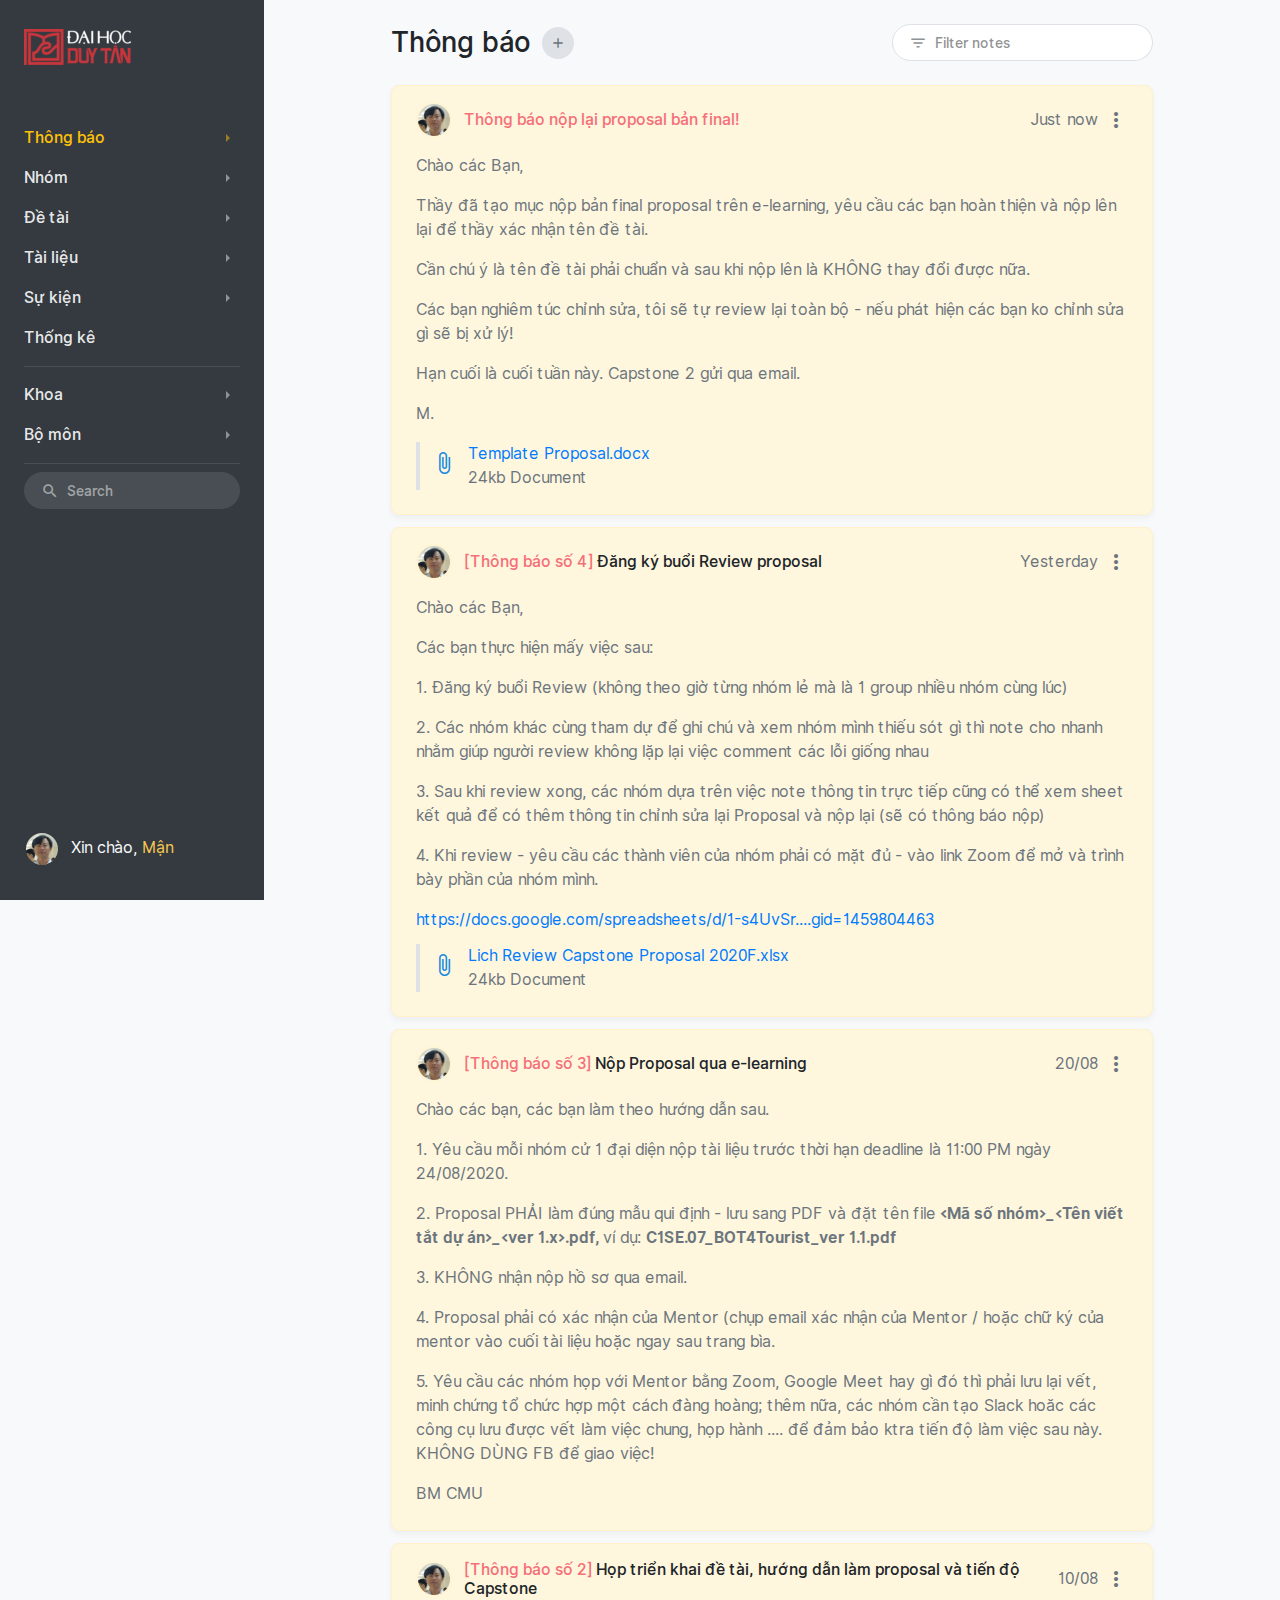
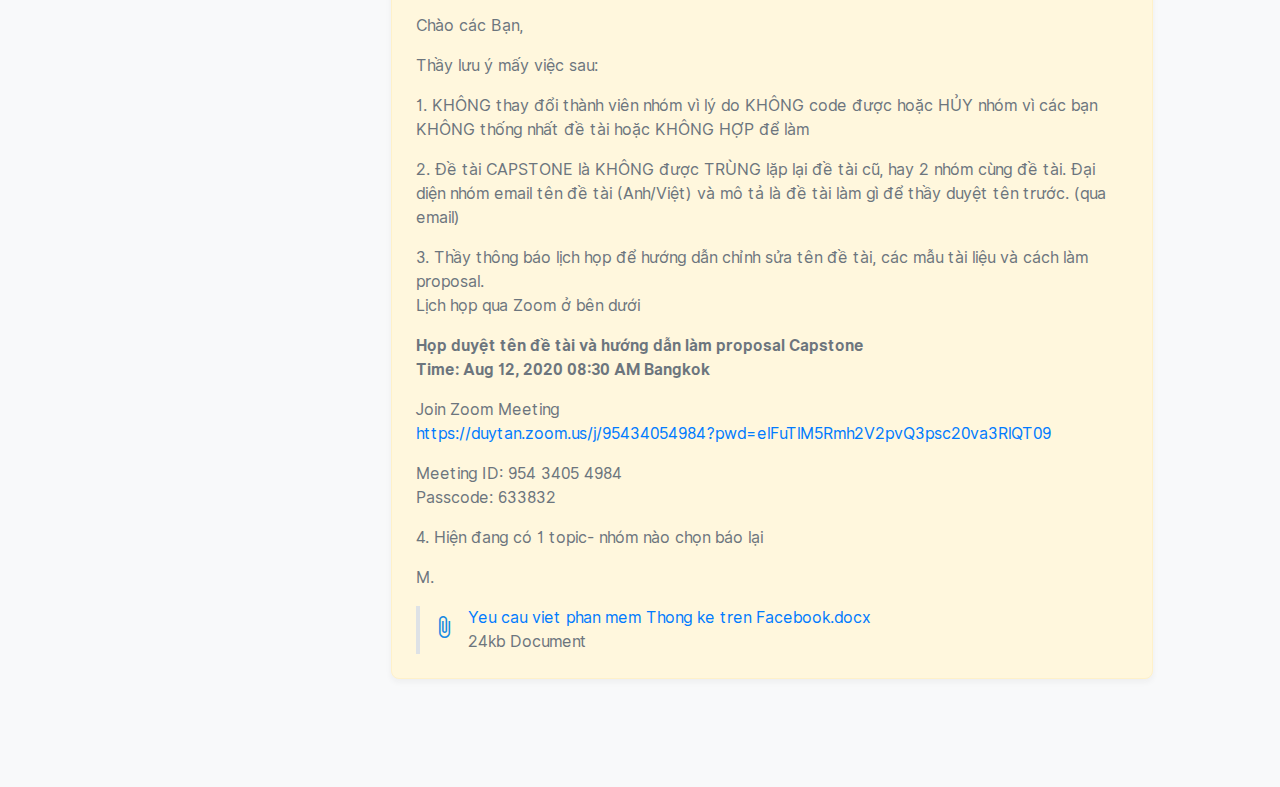
<file: index.html>
<!DOCTYPE html>
<html lang="en">
<head>
  <meta charset="UTF-8">
  <meta http-equiv="X-UA-Compatible" content="ie=edge">
  <!-- CSRF Token -->
  <meta name="csrf-token" content=" csrf_token() ">

  <title>Title</title>
  <link href="assets/img/DTU.ico" rel="icon" type="image/x-icon">
  <link href="https://fonts.googleapis.com/icon?family=Material+Icons" rel="stylesheet">
  <link href="https://fonts.googleapis.com/css?family=Gothic+A1" rel="stylesheet">
  <link href="assets/css/theme.css" rel="stylesheet" type="text/css" media="all" />
  <link href="assets/css/custom.css" rel="stylesheet" type="text/css" media="all" />

</head>
<body>

  <div class="layout layout-nav-side">
    <div class="navbar navbar-expand-lg bg-dark navbar-dark sticky-top">

      <a class="navbar-brand" href="index.html">
        <img alt="dtu" src="assets/img/duytan-university.svg" />
      </a>
      <div class="d-flex align-items-center">

        <!-- Already Logged in -->
        <button class="navbar-toggler" type="button" data-toggle="collapse" data-target="#navbar-collapse" aria-controls="navbar-collapse" aria-expanded="false" aria-label="Toggle navigation">
          <span class="navbar-toggler-icon"></span>
        </button>
         <div class="d-block d-lg-none ml-2">
          <div class="dropdown">
            <a href="#" role="button" data-toggle="dropdown" aria-haspopup="true" aria-expanded="false">
              <img alt="Image" src="assets/img/avatar-man.png" class="avatar" />
            </a>
            <div class="dropdown-menu dropdown-menu-right text-center">
              <a href="account-settings.html" class="dropdown-item">Profile</a>
              <a href="control-panel.html" class="dropdown-item">Control Panel</a>
              <a href="portal.html" class="dropdown-item">Log Out</a>
            </div>
          </div>
        </div>
        <!-- Already Logged in -->

        <!-- For guest only -->
        <!-- <div class="d-block d-lg-none">
          <a href="login.html"><button type="button" class="btn btn-outline-warning">Login</button></a>
        </div>

        <div class="d-block d-lg-none mx-2">
          <a href="register.html"><button type="button" class="btn btn-outline-info">Register</button></a>
        </div>

        <button class="navbar-toggler" type="button" data-toggle="collapse" data-target="#navbar-collapse" aria-controls="navbar-collapse" aria-expanded="false" aria-label="Toggle navigation">
          <span class="navbar-toggler-icon"></span>
        </button> -->
        <!-- For guest only -->
        
      </div>
      <div class="collapse navbar-collapse flex-column" id="navbar-collapse">
        <ul class="navbar-nav d-lg-block">

          <li class="nav-item">

            <a class="nav-link active" href="#" data-toggle="collapse" aria-expanded="false" data-target="#submenu-1" aria-controls="submenu-1">Thông báo</a>
            <div id="submenu-1" class="collapse" data-parent="#navbar-collapse">
              <ul class="nav nav-small flex-column">

                <li class="nav-item">
                  <a class="nav-link" href="#">Tạo Thông báo</a>
                </li>

                <li class="nav-item">
                  <a class="nav-link" href="#">Quản lí Thông báo</a>
                </li>

              </ul>
            </div>

          </li>

          <li class="nav-item">

            <a class="nav-link" href="#" data-toggle="collapse" aria-expanded="false" data-target="#submenu-2" aria-controls="submenu-2">Nhóm</a>
            <div id="submenu-2" class="collapse" data-parent="#navbar-collapse">
              <ul class="nav nav-small flex-column">

                <li class="nav-item">
                  <a class="nav-link" href="#">Tạo Nhóm</a>
                </li>

                <li class="nav-item">
                  <a class="nav-link" href="#">Quản lí Nhóm</a>
                </li>

              </ul>
            </div>

          </li>

          <li class="nav-item">

            <a class="nav-link" href="#" data-toggle="collapse" aria-expanded="false" data-target="#submenu-3" aria-controls="submenu-3">Đề tài</a>
            <div id="submenu-3" class="collapse" data-parent="#navbar-collapse">
              <ul class="nav nav-small flex-column">

                <li class="nav-item">
                  <a class="nav-link" href="#">Tạo Đề tài</a>
                </li>

                <li class="nav-item">
                  <a class="nav-link" href="#">Phê duyệt Đề tài</a>
                </li>

                <li class="nav-item">
                  <a class="nav-link" href="#">Quản lí Đề tài</a>
                </li>

              </ul>
            </div>

          </li>

          <li class="nav-item">

            <a class="nav-link" href="#" data-toggle="collapse" aria-expanded="false" data-target="#submenu-4" aria-controls="submenu-4">Tài liệu</a>
            <div id="submenu-4" class="collapse" data-parent="#navbar-collapse">
              <ul class="nav nav-small flex-column">

                <li class="nav-item">
                  <a class="nav-link" href="#">Tạo Nhiệm vụ</a>
                </li>

                <li class="nav-item">
                  <a class="nav-link" href="#">Quản lí Nhiệm vụ</a>
                </li>

              </ul>
            </div>

          </li>

          <li class="nav-item">

            <a class="nav-link" href="#" data-toggle="collapse" aria-expanded="false" data-target="#submenu-5" aria-controls="submenu-5">Sự kiện</a>
            <div id="submenu-5" class="collapse" data-parent="#navbar-collapse">
              <ul class="nav nav-small flex-column">

                <li class="nav-item">
                  <a class="nav-link" href="#">Tạo Sự kiện</a>
                </li>

                <li class="nav-item">
                  <a class="nav-link" href="#">Quản lí Sự kiện</a>
                </li>

              </ul>
            </div>

          </li>

          <li class="nav-item">
            
            <a class="nav-link" href="#">Thống kê</a>

          </li>

          <hr>

          <li class="nav-item">

            <a class="nav-link" href="#" data-toggle="collapse" aria-expanded="false" data-target="#submenu-10" aria-controls="submenu-10">Khoa</a>
            <div id="submenu-10" class="collapse" data-parent="#navbar-collapse">
              <ul class="nav nav-small flex-column">

                <li class="nav-item">
                  <a class="nav-link" href="#">Thêm Khoa</a>
                </li>

                <li class="nav-item">
                  <a class="nav-link" href="#">Quản lí Khoa</a>
                </li>

              </ul>
            </div>

          </li>

          <li class="nav-item">

            <a class="nav-link" href="#" data-toggle="collapse" aria-expanded="false" data-target="#submenu-11" aria-controls="submenu-11">Bộ môn</a>
            <div id="submenu-11" class="collapse" data-parent="#navbar-collapse">
              <ul class="nav nav-small flex-column">

                <li class="nav-item">
                  <a class="nav-link" href="#">Thêm Bộ môn</a>
                </li>

                <li class="nav-item">
                  <a class="nav-link" href="#">Quản lí Bộ môn</a>
                </li>

              </ul>
            </div>

          </li>

        </ul>
        <hr>
        
        <div>
          <form>
            <div class="input-group input-group-dark input-group-round">
              <div class="input-group-prepend">
                <span class="input-group-text">
                  <i class="material-icons">search</i>
                </span>
              </div>
              <input type="search" class="form-control form-control-dark" placeholder="Search" aria-label="Search app">
            </div>
          </form>
          
        </div>
      </div>
      <div class="d-none d-lg-block">

        <!-- already Logged in -->
        <div class="dropup">
          <a href="#" role="button" data-toggle="dropdown" aria-haspopup="true" aria-expanded="false">
            <img alt="avatar" src="assets/img/avatar-man.png" class="avatar" />
          </a>
          <p class="d-inline-block ml-1 text-light text-break">Xin chào, <span class="text-warning">Mận</span></p>
          <div class="dropdown-menu text-center">
            <a href="account-settings.html" class="dropdown-item">Profile</a>
            <a href="control-panel.html" class="dropdown-item">Control Panel</a>
            <a href="portal.html" class="dropdown-item">Log Out</a>
          </div>
        </div>
        <!-- already Logged in -->

        <!-- For guest only -->
        <!-- <a href="login.html"><button type="button" class="btn btn-outline-warning">Login</button></a>
        <a href="register.html"><button type="button" class="btn btn-outline-info">Register</button></a> -->
        <!-- For guest only -->
      </div>

    </div>

    <div class="main-container">

      <!-- <div class="navbar bg-white breadcrumb-bar">
        <nav aria-label="breadcrumb">
          <ol class="breadcrumb">
            <li class="breadcrumb-item"><a href="index-2.html">Overview</a>
            </li>
            <li class="breadcrumb-item"><a href="pages-app.html#">App Pages</a>
            </li>
            <li class="breadcrumb-item active" aria-current="page">Task</li>
          </ol>
        </nav>

        <div class="dropdown">
          <button class="btn btn-round" role="button" data-toggle="dropdown" aria-expanded="false">
            <i class="material-icons">settings</i>
          </button>
          <div class="dropdown-menu dropdown-menu-right">

            <a class="dropdown-item" href="#" data-toggle="modal" data-target="#task-edit-modal">Edit</a>
            <a class="dropdown-item" href="#">Mark as Complete</a>
            <div class="dropdown-divider"></div>
            <a class="dropdown-item text-danger" href="#">Archive</a>

          </div>
        </div>

      </div> -->

      <div class="container">
        <div class="row justify-content-center">
          <div class="col-lg-11 col-xl-10">
  
            <div class="tab-content mt-3">
              <div class="tab-pane fade show active" id="task" role="tabpanel">
                
                <div class="content-list" data-filter-list="content-list-body">
                  <div class="row content-list-head">
                    <div class="col-auto">
                      <h3>Thông báo</h3>
                      <button class="btn btn-round" data-toggle="modal" data-target="#note-add-modal">
                        <i class="material-icons">add</i>
                      </button>
                    </div>
                    <form class="col-md-auto">
                      <div class="input-group input-group-round">
                        <div class="input-group-prepend">
                          <span class="input-group-text">
                            <i class="material-icons">filter_list</i>
                          </span>
                        </div>
                        <input type="search" class="form-control filter-list-input" placeholder="Filter notes" aria-label="Filter notes">
                      </div>
                    </form>
                  </div>
                  <!--end of content list head-->
                  <div class="content-list-body">

                    <div class="card card-note">
                      <div class="card-header">
                        <div class="media align-items-center text-break">
                          <img alt="Peggy Brown" src="assets/img/avatar-man.png" class="avatar" data-toggle="tooltip" data-title="Nguyễn Đức Mận" data-filter-by="alt" />
                          <div class="media-body">
                            <h6 class="mb-0 text-danger" data-filter-by="text">Thông báo nộp lại proposal bản final!</h6>
                          </div>
                        </div>
                        <div class="d-flex align-items-center flex-shrink-0">
                          <span data-filter-by="text">Just now</span>
                          <div class="ml-1 dropdown card-options">
                            <button class="btn-options" type="button" id="note-dropdown-button-1" data-toggle="dropdown" aria-haspopup="true" aria-expanded="false">
                              <i class="material-icons">more_vert</i>
                            </button>
                            <div class="dropdown-menu dropdown-menu-right">
                              <a class="dropdown-item" href="#" data-toggle="modal" data-target="#note-edit-modal">Edit</a>
                              <a class="dropdown-item text-danger" href="#">Delete</a>
                            </div>
                          </div>
                        </div>
                      </div>
                      <div class="card-body" data-filter-by="text">
                        <p>Chào các Bạn,</p>
                        <p>Thầy đã tạo mục nộp bản final proposal trên e-learning, yêu cầu các bạn hoàn thiện và nộp lên lại để thầy xác nhận tên đề tài.</p>
                        <p>Cần chú ý là tên đề tài phải chuẩn và sau khi nộp lên là KHÔNG thay đổi được nữa.</p>
                        <p>Các bạn nghiêm túc chỉnh sửa, tôi sẽ tự review lại toàn bộ - nếu phát hiện các bạn ko chỉnh sửa gì sẽ bị xử lý!</p>
                        <p>Hạn cuối là cuối tuần này. Capstone 2 gửi qua email.</p>
                        <p>M.</p>
                        <div class="media media-attachment">
                          <div class="text-primary">
                            <i class="material-icons">attach_file</i>
                          </div>
                          <div class="media-body">
                            <a href="#" data-filter-by="text">Template Proposal.docx</a>
                            <span data-filter-by="text">24kb Document</span>
                          </div>
                        </div>
                      </div>
                    </div>

                    <div class="card card-note">
                      <div class="card-header">
                        <div class="media align-items-center text-break">
                          <img alt="Peggy Brown" src="assets/img/avatar-man.png" class="avatar" data-toggle="tooltip" data-title="Nguyễn Đức Mận" data-filter-by="alt" />
                          <div class="media-body">
                            <h6 class="mb-0" data-filter-by="text"><p class="text-danger d-inline-block">[Thông báo số 4]</p> Đăng ký buổi Review proposal</h6>
                          </div>
                        </div>
                        <div class="d-flex align-items-center flex-shrink-0">
                          <span data-filter-by="text">Yesterday</span>
                          <div class="ml-1 dropdown card-options">
                            <button class="btn-options" type="button" id="note-dropdown-button-1" data-toggle="dropdown" aria-haspopup="true" aria-expanded="false">
                              <i class="material-icons">more_vert</i>
                            </button>
                            <div class="dropdown-menu dropdown-menu-right">
                              <a class="dropdown-item" href="#" data-toggle="modal" data-target="#note-edit-modal">Edit</a>
                              <a class="dropdown-item text-danger" href="#">Delete</a>
                            </div>
                          </div>
                        </div>
                      </div>
                      <div class="card-body" data-filter-by="text">
                        <p>Chào các Bạn,</p>
                        <p>Các bạn thực hiện mấy việc sau:</p>
                        <p>1. Đăng ký buổi Review (không theo giờ từng nhóm lẻ mà là 1 group nhiều nhóm cùng lúc)</p>
                        <p>2. Các nhóm khác cùng tham dự để ghi chú và xem nhóm mình thiếu sót gì thì note cho nhanh nhằm giúp người review không lặp lại việc comment các lỗi giống nhau</p>
                        <p>3. Sau khi review xong, các nhóm dựa trên việc note thông tin trực tiếp cũng có thể xem sheet kết quả để có thêm thông tin chỉnh sửa lại Proposal và nộp lại (sẽ có thông báo nộp)</p>
                        <p>4. Khi review - yêu cầu các thành viên của nhóm phải có mặt đủ - vào link Zoom để mở và trình bày phần của nhóm mình.</p>
                        <a href="https://docs.google.com/spreadsheets/d/1-s4UvSriHgTRLMoT2U4nz64ISE252oZm/edit#gid=1459804463" target="_blank">https://docs.google.com/spreadsheets/d/1-s4UvSr....gid=1459804463 </a>
                        <div class="media media-attachment">
                          <div class="text-primary">
                            <i class="material-icons">attach_file</i>
                          </div>
                          <div class="media-body">
                            <a href="#" data-filter-by="text">Lich Review Capstone Proposal 2020F.xlsx</a>
                            <span data-filter-by="text">24kb Document</span>
                          </div>
                        </div>
                      </div>
                    </div>

                    <div class="card card-note">
                      <div class="card-header">
                        <div class="media align-items-center text-break">
                          <img alt="Peggy Brown" src="assets/img/avatar-man.png" class="avatar" data-toggle="tooltip" data-title="Nguyễn Đức Mận" data-filter-by="alt" />
                          <div class="media-body">
                            <h6 class="mb-0" data-filter-by="text"><p class="text-danger d-inline-block">[Thông báo số 3]</p> Nộp Proposal qua e-learning</h6>
                          </div>
                        </div>
                        <div class="d-flex align-items-center flex-shrink-0">
                          <span data-filter-by="text" data-toggle="tooltip" data-title="14:31, 20 thg 8, 2020">20/08</span>
                          <div class="ml-1 dropdown card-options">
                            <button class="btn-options" type="button" id="note-dropdown-button-1" data-toggle="dropdown" aria-haspopup="true" aria-expanded="false">
                              <i class="material-icons">more_vert</i>
                            </button>
                            <div class="dropdown-menu dropdown-menu-right">
                              <a class="dropdown-item" href="#" data-toggle="modal" data-target="#note-edit-modal">Edit</a>
                              <a class="dropdown-item text-danger" href="#">Delete</a>
                            </div>
                          </div>
                        </div>
                      </div>
                      <div class="card-body" data-filter-by="text">
                        <p>Chào các bạn, các bạn làm theo hướng dẫn sau.</p>
                        <p>1. Yêu cầu mỗi nhóm cử 1 đại diện nộp tài liệu trước thời hạn deadline là 11:00 PM ngày 24/08/2020.</p>
                        <p>2. Proposal PHẢI l&agrave;m đ&uacute;ng mẫu qui định - lưu sang PDF v&agrave; đặt t&ecirc;n file<strong>&nbsp;&lt;Mã số nhóm&gt;_&lt;Tên viết tắt dự án&gt;_&lt;ver 1.x&gt;.pdf,&nbsp;</strong>ví dụ:&nbsp;<strong>C1SE.07_BOT4Tourist_ver 1.1.pdf</strong></p>
                        <p>3. KHÔNG nhận nộp hồ sơ qua email.</p>
                        <p>4. Proposal phải có xác nhận của Mentor (chụp email xác nhận của Mentor / hoặc chữ ký của mentor vào cuối tài liệu hoặc ngay sau trang bìa.</p>
                        <p>5. Yêu cầu các nhóm họp với Mentor bằng Zoom, Google Meet hay gì đó thì phải lưu lại vết, minh chứng tổ chức hợp một cách đàng hoàng; thêm nữa, các nhóm cần tạo Slack hoăc các công cụ lưu được vết làm việc chung, họp hành .... để đảm bảo ktra tiến độ làm việc sau này. KHÔNG DÙNG FB để giao việc!</p>
                        <p>BM CMU</p>
                      </div>
                    </div>

                    <div class="card card-note">
                      <div class="card-header">
                        <div class="media align-items-center text-break">
                          <img alt="Peggy Brown" src="assets/img/avatar-man.png" class="avatar" data-toggle="tooltip" data-title="Nguyễn Đức Mận" data-filter-by="alt" />
                          <div class="media-body">
                            <h6 class="mb-0" data-filter-by="text"><p class="text-danger d-inline-block">[Thông báo số 2]</p> Họp triển khai đề tài, hướng dẫn làm proposal và tiến độ Capstone</h6>
                          </div>
                        </div>
                        <div class="d-flex align-items-center flex-shrink-0">
                          <span data-filter-by="text" data-toggle="tooltip" data-title="22:58, 10 thg 8, 2020">10/08</span>
                          <div class="ml-1 dropdown card-options">
                            <button class="btn-options" type="button" id="note-dropdown-button-1" data-toggle="dropdown" aria-haspopup="true" aria-expanded="false">
                              <i class="material-icons">more_vert</i>
                            </button>
                            <div class="dropdown-menu dropdown-menu-right">
                              <a class="dropdown-item" href="#" data-toggle="modal" data-target="#note-edit-modal">Edit</a>
                              <a class="dropdown-item text-danger" href="#">Delete</a>
                            </div>
                          </div>
                        </div>
                      </div>
                      <div class="card-body" data-filter-by="text">
                        <p>Chào các Bạn,</p>
                        <p>Thầy lưu ý mấy việc sau:</p>
                        <p>1. KHÔNG thay đổi thành viên nhóm vì lý do KHÔNG code được hoặc HỦY nhóm vì các bạn KHÔNG thống nhất đề tài hoặc KHÔNG HỢP để làm</p>
                        <p>2. Đề tài CAPSTONE là KHÔNG được TRÙNG lặp lại đề tài cũ, hay 2 nhóm cùng đề tài. Đại diện nhóm email tên đề tài (Anh/Việt) và mô tả là đề tài làm gì để thầy duyệt tên trước. (qua email)</p>
                        <p>3. Thầy thông báo lịch họp để hướng dẫn chỉnh sửa tên đề tài, các mẫu tài liệu và cách làm proposal.<br>
                          Lịch họp qua Zoom ở bên dưới</p>
                        <p><strong>Họp duyệt tên đề tài và hướng dẫn làm proposal Capstone<br>
                          Time: Aug 12, 2020 08:30 AM Bangkok</strong></p>
                        <p>Join Zoom Meeting<br>
                        <a href="https://duytan.zoom.us/j/95434054984?pwd=elFuTlM5Rmh2V2pvQ3psc20va3RlQT09">https://duytan.zoom.us/j/95434054984?pwd=elFuTlM5Rmh2V2pvQ3psc20va3RlQT09</a></p>
                        <p>Meeting ID: 954 3405 4984<br>
                          Passcode: 633832</p>
                        <p>4. Hiện đang có 1 topic- nhóm nào chọn báo lại</p>
                        <p>M.</p>
                        <div class="media media-attachment">
                          <div class="text-primary">
                            <i class="material-icons">attach_file</i>
                          </div>
                          <div class="media-body">
                            <a href="#" data-filter-by="text">Yeu cau viet phan mem Thong ke tren Facebook.docx</a>
                            <span data-filter-by="text">24kb Document</span>
                          </div>
                        </div>
                      </div>
                    </div>
                  

                  </div>
                </div>
              </div>
              <!--end of tab-->
            </div>
            
            <!-- Tạo Thông báo -->
            <form class="modal fade" id="note-add-modal" tabindex="-1" aria-hidden="true">
              <div class="modal-dialog" role="document">
                <div class="modal-content">
                  <div class="modal-header">
                    <h5 class="modal-title">Tạo Thông báo</h5>
                    <button type="button" class="close btn btn-round" data-dismiss="modal" aria-label="Close">
                      <i class="material-icons">close</i>
                    </button>
                  </div>
                  <!--end of modal head-->
                  <div class="modal-body">
                    <div class="form-group row align-items-center">
                      <label class="col-3">Tiêu đề</label>
                      <input class="form-control col" type="text" placeholder="Note title" name="note-name" />
                    </div>
                    <div class="form-group row">
                      <label class="col-3">Nội dung</label>
                      <textarea class="form-control col" rows="6" placeholder="Body text for note" name="note-description"></textarea>
                    </div>
                  </div>
                  <!--end of modal body-->
                  <div class="modal-footer">
                    <button role="button" class="btn btn-primary" type="submit">
                      Post
                    </button>
                  </div>
                </div>
              </div>
            </form>
            <!-- End Tạo Thông báo -->

            <!-- Chỉnh sửa Thông báo -->
            <form class="modal fade" id="note-edit-modal" tabindex="-1" aria-hidden="true">
              <div class="modal-dialog" role="document">
                <div class="modal-content">
                  <div class="modal-header">
                    <h5 class="modal-title">Chỉnh sửa Thông báo</h5>
                    <button type="button" class="close btn btn-round" data-dismiss="modal" aria-label="Close">
                      <i class="material-icons">close</i>
                    </button>
                  </div>
                  <!--end of modal head-->
                  <div class="modal-body">
                    <div class="form-group row align-items-center">
                      <label class="col-3">Tiêu đề</label>
                      <input class="form-control col" type="text" placeholder="Note title" name="note-name" />
                    </div>
                    <div class="form-group row">
                      <label class="col-3">Nội dung</label>
                      <textarea class="form-control col" rows="6" placeholder="Body text for note" name="note-description"></textarea>
                    </div>
                  </div>
                  <!--end of modal body-->
                  <div class="modal-footer">
                    <button role="button" class="btn btn-primary" type="submit">
                      Update
                    </button>
                  </div>
                </div>
              </div>
            </form>
            <!-- End Chỉnh sửa Thông báo -->
          </div>
        </div>
      </div>

    </div>
  </div>
  

  <!-- Required vendor scripts (Do not remove) -->
  <script type="text/javascript" src="assets/js/jquery.min.js"></script>
  <script type="text/javascript" src="assets/js/popper.min.js"></script>
  <script type="text/javascript" src="assets/js/bootstrap.js"></script>

  <!-- Optional Vendor Scripts (Remove the plugin script here and comment initializer script out of index.js if site does not use that feature) -->

  <!-- Autosize - resizes textarea inputs as user types -->
  <script type="text/javascript" src="assets/js/autosize.min.js"></script>
  <!-- Flatpickr (calendar/date/time picker UI) -->
  <script type="text/javascript" src="assets/js/flatpickr.min.js"></script>
  <!-- Prism - displays formatted code boxes -->
  <script type="text/javascript" src="assets/js/prism.js"></script>
  <!-- Shopify Draggable - drag, drop and sort items on page -->
  <script type="text/javascript" src="assets/js/draggable.bundle.legacy.js"></script>
  <script type="text/javascript" src="assets/js/swap-animation.js"></script>
  <!-- Dropzone - drag and drop files onto the page for uploading -->
  <script type="text/javascript" src="assets/js/dropzone.min.js"></script>
  <!-- List.js - filter list elements -->
  <script type="text/javascript" src="assets/js/list.min.js"></script>

  <!-- Required theme scripts (Do not remove) -->
  <script type="text/javascript" src="assets/js/theme.js"></script>

  <!-- This appears in the demo only - demonstrates different layouts -->
  <style type="text/css">
    .layout-switcher{ position: fixed; bottom: 0; left: 50%; transform: translateX(-50%) translateY(73px); color: #fff; transition: all .35s ease; background: #343a40; border-radius: .25rem .25rem 0 0; padding: .75rem; z-index: 999; }
          .layout-switcher:not(:hover){ opacity: .95; }
          .layout-switcher:not(:focus){ cursor: pointer; }
          .layout-switcher-head{ font-size: .75rem; font-weight: 600; text-transform: uppercase; }
          .layout-switcher-head i{ font-size: 1.25rem; transition: all .35s ease; }
          .layout-switcher-body{ transition: all .55s ease; opacity: 0; padding-top: .75rem; transform: translateY(24px); text-align: center; }
          .layout-switcher:focus{ opacity: 1; outline: none; transform: translateX(-50%) translateY(0); }
          .layout-switcher:focus .layout-switcher-head i{ transform: rotateZ(180deg); opacity: 0; }
          .layout-switcher:focus .layout-switcher-body{ opacity: 1; transform: translateY(0); }
          .layout-switcher-option{ width: 72px; padding: .25rem; border: 2px solid rgba(255,255,255,0); display: inline-block; border-radius: 4px; transition: all .35s ease; }
          .layout-switcher-option.active{ border-color: #007bff; }
          .layout-switcher-icon{ width: 100%; border-radius: 4px; }
          .layout-switcher-body:hover .layout-switcher-option:not(:hover){ opacity: .5; transform: scale(0.9); }
          @media all and (max-width: 990px){ .layout-switcher{ min-width: 250px; } }
          @media all and (max-width: 767px){ .layout-switcher{ display: none; } }
  </style>

</body>
</html>
</file>
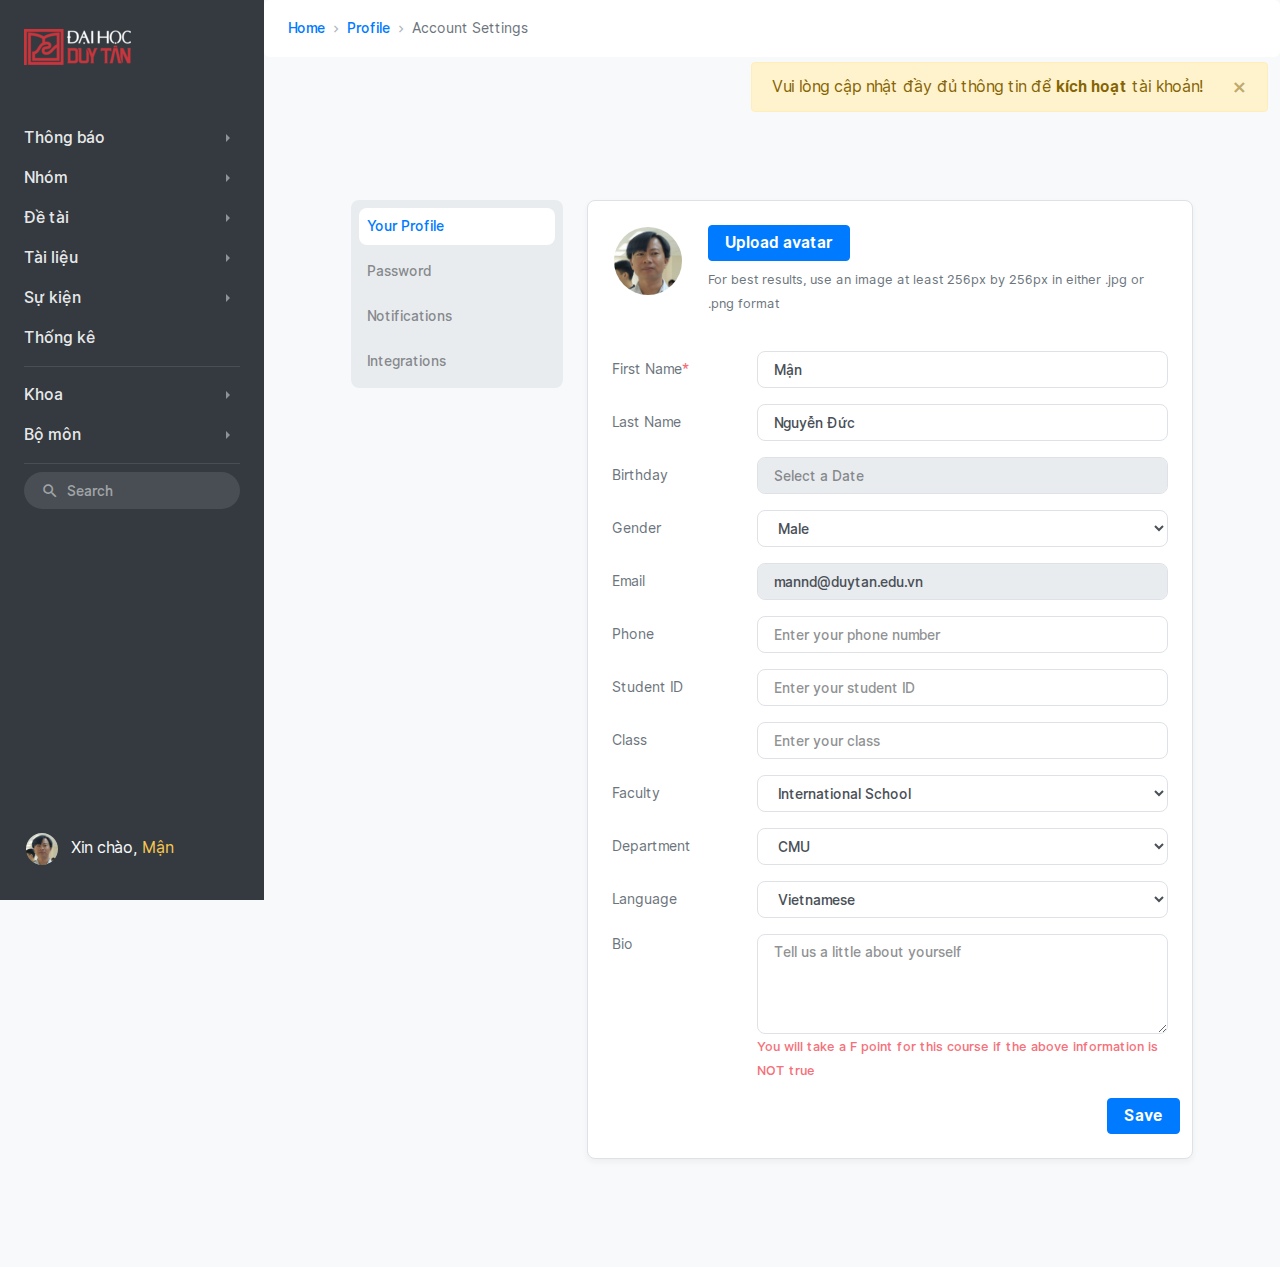
<file: account-settings.html>
<!DOCTYPE html>
<html lang="en">
<head>
  <meta charset="UTF-8">
  <meta http-equiv="X-UA-Compatible" content="ie=edge">
  <!-- CSRF Token -->
  <meta name="csrf-token" content=" csrf_token() ">

  <title>Profile</title>
  <link href="assets/img/DTU.ico" rel="icon" type="image/x-icon">
  <link href="https://fonts.googleapis.com/icon?family=Material+Icons" rel="stylesheet">
  <link href="https://fonts.googleapis.com/css?family=Gothic+A1" rel="stylesheet">
  <link href="assets/css/theme.css" rel="stylesheet" type="text/css" media="all" />
  <link href="assets/css/custom.css" rel="stylesheet" type="text/css" media="all" />

</head>
<body>

    <div class="layout layout-nav-side">
        <div class="navbar navbar-expand-lg bg-dark navbar-dark sticky-top">

            <a class="navbar-brand" href="index.html">
              <img alt="dtu" src="assets/img/duytan-university.svg" />
            </a>
            <div class="d-flex align-items-center">
      
              <!-- Already Logged in -->
              <button class="navbar-toggler" type="button" data-toggle="collapse" data-target="#navbar-collapse" aria-controls="navbar-collapse" aria-expanded="false" aria-label="Toggle navigation">
                <span class="navbar-toggler-icon"></span>
              </button>
               <div class="d-block d-lg-none ml-2">
                <div class="dropdown">
                  <a href="#" role="button" data-toggle="dropdown" aria-haspopup="true" aria-expanded="false">
                    <img alt="Image" src="assets/img/avatar-man.png" class="avatar" />
                  </a>
                  <div class="dropdown-menu dropdown-menu-right text-center">
                    <a href="account-settings.html" class="dropdown-item">Profile</a>
                    <a href="control-panel.html" class="dropdown-item">Control Panel</a>
                    <a href="portal.html" class="dropdown-item">Log Out</a>
                  </div>
                </div>
              </div>
              <!-- Already Logged in -->
      
              <!-- For guest only -->
              <!-- <div class="d-block d-lg-none">
                <a href="login.html"><button type="button" class="btn btn-outline-warning">Login</button></a>
              </div>
      
              <div class="d-block d-lg-none mx-2">
                <a href="register.html"><button type="button" class="btn btn-outline-info">Register</button></a>
              </div>
      
              <button class="navbar-toggler" type="button" data-toggle="collapse" data-target="#navbar-collapse" aria-controls="navbar-collapse" aria-expanded="false" aria-label="Toggle navigation">
                <span class="navbar-toggler-icon"></span>
              </button> -->
              <!-- For guest only -->
              
            </div>
            <div class="collapse navbar-collapse flex-column" id="navbar-collapse">
              <ul class="navbar-nav d-lg-block">
      
                <li class="nav-item">
      
                  <a class="nav-link" href="#" data-toggle="collapse" aria-expanded="false" data-target="#submenu-1" aria-controls="submenu-1">Thông báo</a>
                  <div id="submenu-1" class="collapse" data-parent="#navbar-collapse">
                    <ul class="nav nav-small flex-column">
      
                      <li class="nav-item">
                        <a class="nav-link" href="#">Tạo Thông báo</a>
                      </li>
      
                      <li class="nav-item">
                        <a class="nav-link" href="#">Quản lí Thông báo</a>
                      </li>
      
                    </ul>
                  </div>
      
                </li>
      
                <li class="nav-item">
      
                  <a class="nav-link" href="#" data-toggle="collapse" aria-expanded="false" data-target="#submenu-2" aria-controls="submenu-2">Nhóm</a>
                  <div id="submenu-2" class="collapse" data-parent="#navbar-collapse">
                    <ul class="nav nav-small flex-column">
      
                      <li class="nav-item">
                        <a class="nav-link" href="#">Tạo Nhóm</a>
                      </li>
      
                      <li class="nav-item">
                        <a class="nav-link" href="#">Quản lí Nhóm</a>
                      </li>
      
                    </ul>
                  </div>
      
                </li>
      
                <li class="nav-item">
      
                  <a class="nav-link" href="#" data-toggle="collapse" aria-expanded="false" data-target="#submenu-3" aria-controls="submenu-3">Đề tài</a>
                  <div id="submenu-3" class="collapse" data-parent="#navbar-collapse">
                    <ul class="nav nav-small flex-column">
      
                      <li class="nav-item">
                        <a class="nav-link" href="#">Tạo Đề tài</a>
                      </li>
      
                      <li class="nav-item">
                        <a class="nav-link" href="#">Phê duyệt Đề tài</a>
                      </li>
      
                      <li class="nav-item">
                        <a class="nav-link" href="#">Quản lí Đề tài</a>
                      </li>
      
                    </ul>
                  </div>
      
                </li>
      
                <li class="nav-item">
      
                  <a class="nav-link" href="#" data-toggle="collapse" aria-expanded="false" data-target="#submenu-4" aria-controls="submenu-4">Tài liệu</a>
                  <div id="submenu-4" class="collapse" data-parent="#navbar-collapse">
                    <ul class="nav nav-small flex-column">
      
                      <li class="nav-item">
                        <a class="nav-link" href="#">Tạo Nhiệm vụ</a>
                      </li>
      
                      <li class="nav-item">
                        <a class="nav-link" href="#">Quản lí Nhiệm vụ</a>
                      </li>
      
                    </ul>
                  </div>
      
                </li>
      
                <li class="nav-item">
      
                  <a class="nav-link" href="#" data-toggle="collapse" aria-expanded="false" data-target="#submenu-5" aria-controls="submenu-5">Sự kiện</a>
                  <div id="submenu-5" class="collapse" data-parent="#navbar-collapse">
                    <ul class="nav nav-small flex-column">
      
                      <li class="nav-item">
                        <a class="nav-link" href="#">Tạo Sự kiện</a>
                      </li>
      
                      <li class="nav-item">
                        <a class="nav-link" href="#">Quản lí Sự kiện</a>
                      </li>
      
                    </ul>
                  </div>
      
                </li>
      
                <li class="nav-item">
                  
                  <a class="nav-link" href="#">Thống kê</a>
      
                </li>
      
                <hr>
      
                <li class="nav-item">
      
                  <a class="nav-link" href="#" data-toggle="collapse" aria-expanded="false" data-target="#submenu-10" aria-controls="submenu-10">Khoa</a>
                  <div id="submenu-10" class="collapse" data-parent="#navbar-collapse">
                    <ul class="nav nav-small flex-column">
      
                      <li class="nav-item">
                        <a class="nav-link" href="#">Thêm Khoa</a>
                      </li>
      
                      <li class="nav-item">
                        <a class="nav-link" href="#">Quản lí Khoa</a>
                      </li>
      
                    </ul>
                  </div>
      
                </li>
      
                <li class="nav-item">
      
                  <a class="nav-link" href="#" data-toggle="collapse" aria-expanded="false" data-target="#submenu-11" aria-controls="submenu-11">Bộ môn</a>
                  <div id="submenu-11" class="collapse" data-parent="#navbar-collapse">
                    <ul class="nav nav-small flex-column">
      
                      <li class="nav-item">
                        <a class="nav-link" href="#">Thêm Bộ môn</a>
                      </li>
      
                      <li class="nav-item">
                        <a class="nav-link" href="#">Quản lí Bộ môn</a>
                      </li>
      
                    </ul>
                  </div>
      
                </li>
      
              </ul>
              <hr>
              
              <div>
                <form>
                  <div class="input-group input-group-dark input-group-round">
                    <div class="input-group-prepend">
                      <span class="input-group-text">
                        <i class="material-icons">search</i>
                      </span>
                    </div>
                    <input type="search" class="form-control form-control-dark" placeholder="Search" aria-label="Search app">
                  </div>
                </form>
                
              </div>
            </div>
            <div class="d-none d-lg-block">
      
              <!-- already Logged in -->
              <div class="dropup">
                <a href="#" role="button" data-toggle="dropdown" aria-haspopup="true" aria-expanded="false">
                  <img alt="avatar" src="assets/img/avatar-man.png" class="avatar" />
                </a>
                <p class="d-inline-block ml-1 text-light text-break">Xin chào, <span class="text-warning t">Mận</span></p>
                <div class="dropdown-menu text-center">
                  <a href="account-settings.html" class="dropdown-item">Profile</a>
                  <a href="control-panel.html" class="dropdown-item">Control Panel</a>
                  <a href="portal.html" class="dropdown-item">Log Out</a>
                </div>
              </div>
              <!-- already Logged in -->
      
              <!-- For guest only -->
              <!-- <a href="login.html"><button type="button" class="btn btn-outline-warning">Login</button></a>
              <a href="register.html"><button type="button" class="btn btn-outline-info">Register</button></a> -->
              <!-- For guest only -->
            </div>
      
        </div>


        <div class="main-container">
  
          <div class="breadcrumb-bar navbar bg-white sticky-top">
            <nav aria-label="breadcrumb">
              <ol class="breadcrumb">
                <li class="breadcrumb-item"><a href="index.html">Home</a>
                </li>
                <li class="breadcrumb-item"><a href="account-settings.html">Profile</a>
                </li>
                <li class="breadcrumb-item active" aria-current="page">Account Settings</li>
              </ol>
            </nav>
  
          </div>

          <div class="d-flex justify-content-end mr-2">
            <div class="alert alert-warning alert-dismissible fade show" role="alert">
              Vui lòng cập nhật đầy đủ thông tin để <strong>kích hoạt</strong> tài khoản! 
              <button type="button" class="close" data-dismiss="alert" aria-label="Close">
                <span aria-hidden="true">&times;</span>
              </button>
            </div>
          </div>


          <div class="container">
            <div class="row justify-content-center mt-5">
              <div class="col-lg-3 mb-3">
                <ul class="nav nav-tabs flex-lg-column" role="tablist">
                  <li class="nav-item">
                    <a class="nav-link active" id="profile-tab" data-toggle="tab" href="#profile" role="tab" aria-controls="profile" aria-selected="true">Your Profile</a>
                  </li>
                  <li class="nav-item">
                    <a class="nav-link" id="password-tab" data-toggle="tab" href="#password" role="tab" aria-controls="password" aria-selected="false">Password</a>
                  </li>
                  <li class="nav-item">
                    <a class="nav-link" id="notifications-tab" data-toggle="tab" href="#notifications" role="tab" aria-controls="notifications" aria-selected="false">Notifications</a>
                  </li>
                  <li class="nav-item">
                    <a class="nav-link" id="integrations-tab" data-toggle="tab" href="#integrations" role="tab" aria-controls="integrations" aria-selected="false">Integrations</a>
                  </li>
                </ul>
              </div>

              <div class="col-xl-8 col-lg-9">
                <div class="card">
                  <div class="card-body">
                    <div class="tab-content">
                      <div class="tab-pane fade show active" role="tabpanel" id="profile">

                        <div class="media mb-4">
                          <img alt="Image" src="assets/img/avatar-man.png" class="avatar avatar-lg" />
                          <div class="media-body ml-3">
                            <div class="custom-file custom-file-naked d-block mb-1">
                              <input type="file" class="custom-file-input d-none" id="avatar-file">
                              <label class="custom-file-label position-relative" for="avatar-file">
                                <span class="btn btn-primary">
                                  Upload avatar
                                </span>
                              </label>
                            </div>
                            <small>For best results, use an image at least 256px by 256px in either .jpg or .png format</small>
                          </div>
                        </div>
                        <!--end of avatar-->

                        <form>

                          <div class="form-group row align-items-center">
                            <label class="col-3">First Name<span class="text-danger">*</span></label>
                            <div class="col">
                              <input type="text" placeholder="First name" value="Mận" name="profile-first-name" class="form-control" required />
                            </div>
                          </div>

                          <div class="form-group row align-items-center">
                            <label class="col-3">Last Name</label>
                            <div class="col">
                              <input type="text" placeholder="Last name" value="Nguyễn Đức" name="profile-last-name" class="form-control" required />
                            </div>
                          </div>

                          <div class="form-group row align-items-center">
                            <label class="col-3">Birthday</label>
                            <div class="col">
                              <input class="form-control" type="text" placeholder="Select a Date" data-flatpickr data-alt-input="true" data-max-date="today" required>
                            </div>
                          </div>

                          <div class="form-group row align-items-center">
                            <label class="col-3">Gender</label>
                            <div class="col">
                              <select name="profile-gender" class="form-control" required>
                                <option>Male</option>
                                <option>Female</option>
                                <option>Others</option>
                              </select>
                            </div>
                          </div>

                          <div class="form-group row align-items-center">
                            <label class="col-3">Email</label>
                            <div class="col">
                              <input type="email" placeholder="Enter your email address" value="mannd@duytan.edu.vn" name="profile-email" class="form-control" readonly />
                            </div>
                          </div>
        
                          <div class="form-group row align-items-center">
                            <label class="col-3">Phone</label>
                            <div class="col">
                              <input type="text" placeholder="Enter your phone number" name="profile-phone-number" class="form-control" required />
                            </div>
                          </div>

                          <div class="form-group row align-items-center">
                            <label class="col-3">Student ID</label>
                            <div class="col">
                              <input type="text" placeholder="Enter your student ID" name="profile-student-id" class="form-control" required />
                            </div>
                          </div>

                          <div class="form-group row align-items-center">
                            <label class="col-3">Class</label>
                            <div class="col">
                              <input type="text" placeholder="Enter your class" name="profile-class" class="form-control" required />
                            </div>
                          </div>

                          <div class="form-group row align-items-center">
                            <label class="col-3">Faculty</label>
                            <div class="col">
                              <select name="profile-faculty" class="form-control" required>
                                <option selected>International School</option>
                                <option>CSE Center</option>
                                <option>IT Faculty</option>
                              </select>
                            </div>
                          </div>

                          <div class="form-group row align-items-center">
                            <label class="col-3">Department</label>
                            <div class="col">
                              <select name="profile-department" class="form-control">
                                <option>-- Select --</option>
                                <option selected>CMU</option>
                                <option>PSU</option>
                              </select>
                            </div>
                          </div>

                          <div class="form-group row align-items-center">
                            <label class="col-3">Language</label>
                            <div class="col">
                              <select name="profile-language" class="form-control">
                                <option selected>Vietnamese</option>
                                <option>English</option>
                              </select>
                            </div>
                          </div>

                          <div class="form-group row">
                            <label class="col-3">Bio</label>
                            <div class="col">
                              <textarea placeholder="Tell us a little about yourself" name="profile-bio" class="form-control" rows="4"></textarea>
                              <small><span class="font-weight-bold text-danger">You will take a F point for this course if the above information is NOT true</span></small>
                            </div>
                          </div>
                          <div class="row justify-content-end">
                            <button type="submit" class="btn btn-primary">Save</button>
                          </div>
                        </form>

                      </div>

                      <!-- ### Here is for tabs #### -->

                      <div class="tab-pane fade" role="tabpanel" id="password">
                        <form>
                          <div class="form-group row align-items-center">
                            <label class="col-3">Current Password</label>
                            <div class="col">
                              <input type="password" placeholder="Enter your current password" name="password-current" class="form-control" />
                            </div>
                          </div>
                          <div class="form-group row align-items-center">
                            <label class="col-3">New Password</label>
                            <div class="col">
                              <input type="password" placeholder="Enter a new password" name="password-new" class="form-control" />
                              <small>Password must be at least 8 characters long</small> 
                            </div>
                          </div>
                          <div class="form-group row align-items-center">
                            <label class="col-3">Confirm Password</label>
                            <div class="col">
                              <input type="password" placeholder="Confirm your new password" name="password-new-confirm" class="form-control" />
                            </div>
                          </div>
                          <div class="row justify-content-end">
                            <button type="submit" class="btn btn-primary">Change Password</button>
                          </div>
                        </form>
                      </div>

                      <div class="tab-pane fade" role="tabpanel" id="notifications">
                        <form>
                          <h6>Activity Notifications</h6>
                          <div class="form-group">
                            <div class="custom-control custom-checkbox custom-checkbox-switch">
                              <input type="checkbox" class="custom-control-input" id="notify-1" checked>
                              <label class="custom-control-label" for="notify-1">Someone assigns me to a task</label>
                            </div>
                          </div>
                          <div class="form-group">
                            <div class="custom-control custom-checkbox custom-checkbox-switch">
                              <input type="checkbox" class="custom-control-input" id="notify-2" checked>
                              <label class="custom-control-label" for="notify-2">Someone mentions me in a conversation</label>
                            </div>
                          </div>
                          <div class="form-group">
                            <div class="custom-control custom-checkbox custom-checkbox-switch">
                              <input type="checkbox" class="custom-control-input" id="notify-3" checked>
                              <label class="custom-control-label" for="notify-3">Someone adds me to a project</label>
                            </div>
                          </div>
                          <div class="form-group mb-md-4">
                            <div class="custom-control custom-checkbox custom-checkbox-switch">
                              <input type="checkbox" class="custom-control-input" id="notify-4">
                              <label class="custom-control-label" for="notify-4">Activity on a project I am a member of</label>
                            </div>
                          </div>
                          <h6>Service Notifications</h6>
                          <div class="form-group">
                            <div class="custom-control custom-checkbox custom-checkbox-switch">
                              <input type="checkbox" class="custom-control-input" id="notify-5">
                              <label class="custom-control-label" for="notify-5">Monthly newsletter</label>
                            </div>
                          </div>
                          <div class="form-group">
                            <div class="custom-control custom-checkbox custom-checkbox-switch">
                              <input type="checkbox" class="custom-control-input" id="notify-6" checked>
                              <label class="custom-control-label" for="notify-6">Major feature enhancements</label>
                            </div>
                          </div>
                          <div class="form-group">
                            <div class="custom-control custom-checkbox custom-checkbox-switch">
                              <input type="checkbox" class="custom-control-input" id="notify-7">
                              <label class="custom-control-label" for="notify-7">Minor updates and bug fixes</label>
                            </div>
                          </div>
                          <div class="row justify-content-end">
                            <button type="submit" class="btn btn-primary">Save preferences</button>
                          </div>
                        </form>
                      </div>

                      <div class="tab-pane fade" role="tabpanel" id="integrations">
                        <p class="text-center">Coming soon!</p>
                      </div>

                    </div>
                  </div>
                </div>
              </div>
            </div>
          </div>
  
        </div>
    </div>
  
  

  <!-- Required vendor scripts (Do not remove) -->
  <script type="text/javascript" src="assets/js/jquery.min.js"></script>
  <script type="text/javascript" src="assets/js/popper.min.js"></script>
  <script type="text/javascript" src="assets/js/bootstrap.js"></script>

  <!-- Optional Vendor Scripts (Remove the plugin script here and comment initializer script out of index.js if site does not use that feature) -->

  <!-- Autosize - resizes textarea inputs as user types -->
  <script type="text/javascript" src="assets/js/autosize.min.js"></script>
  <!-- Flatpickr (calendar/date/time picker UI) -->
  <script type="text/javascript" src="assets/js/flatpickr.min.js"></script>
  <!-- Prism - displays formatted code boxes -->
  <script type="text/javascript" src="assets/js/prism.js"></script>
  <!-- Shopify Draggable - drag, drop and sort items on page -->
  <script type="text/javascript" src="assets/js/draggable.bundle.legacy.js"></script>
  <script type="text/javascript" src="assets/js/swap-animation.js"></script>
  <!-- Dropzone - drag and drop files onto the page for uploading -->
  <script type="text/javascript" src="assets/js/dropzone.min.js"></script>
  <!-- List.js - filter list elements -->
  <script type="text/javascript" src="assets/js/list.min.js"></script>

  <!-- Required theme scripts (Do not remove) -->
  <script type="text/javascript" src="assets/js/theme.js"></script>

  <!-- This appears in the demo only - demonstrates different layouts -->
  <style type="text/css">
    .layout-switcher{ position: fixed; bottom: 0; left: 50%; transform: translateX(-50%) translateY(73px); color: #fff; transition: all .35s ease; background: #343a40; border-radius: .25rem .25rem 0 0; padding: .75rem; z-index: 999; }
          .layout-switcher:not(:hover){ opacity: .95; }
          .layout-switcher:not(:focus){ cursor: pointer; }
          .layout-switcher-head{ font-size: .75rem; font-weight: 600; text-transform: uppercase; }
          .layout-switcher-head i{ font-size: 1.25rem; transition: all .35s ease; }
          .layout-switcher-body{ transition: all .55s ease; opacity: 0; padding-top: .75rem; transform: translateY(24px); text-align: center; }
          .layout-switcher:focus{ opacity: 1; outline: none; transform: translateX(-50%) translateY(0); }
          .layout-switcher:focus .layout-switcher-head i{ transform: rotateZ(180deg); opacity: 0; }
          .layout-switcher:focus .layout-switcher-body{ opacity: 1; transform: translateY(0); }
          .layout-switcher-option{ width: 72px; padding: .25rem; border: 2px solid rgba(255,255,255,0); display: inline-block; border-radius: 4px; transition: all .35s ease; }
          .layout-switcher-option.active{ border-color: #007bff; }
          .layout-switcher-icon{ width: 100%; border-radius: 4px; }
          .layout-switcher-body:hover .layout-switcher-option:not(:hover){ opacity: .5; transform: scale(0.9); }
          @media all and (max-width: 990px){ .layout-switcher{ min-width: 250px; } }
          @media all and (max-width: 767px){ .layout-switcher{ display: none; } }
  </style>



</body>
</html>
</file>
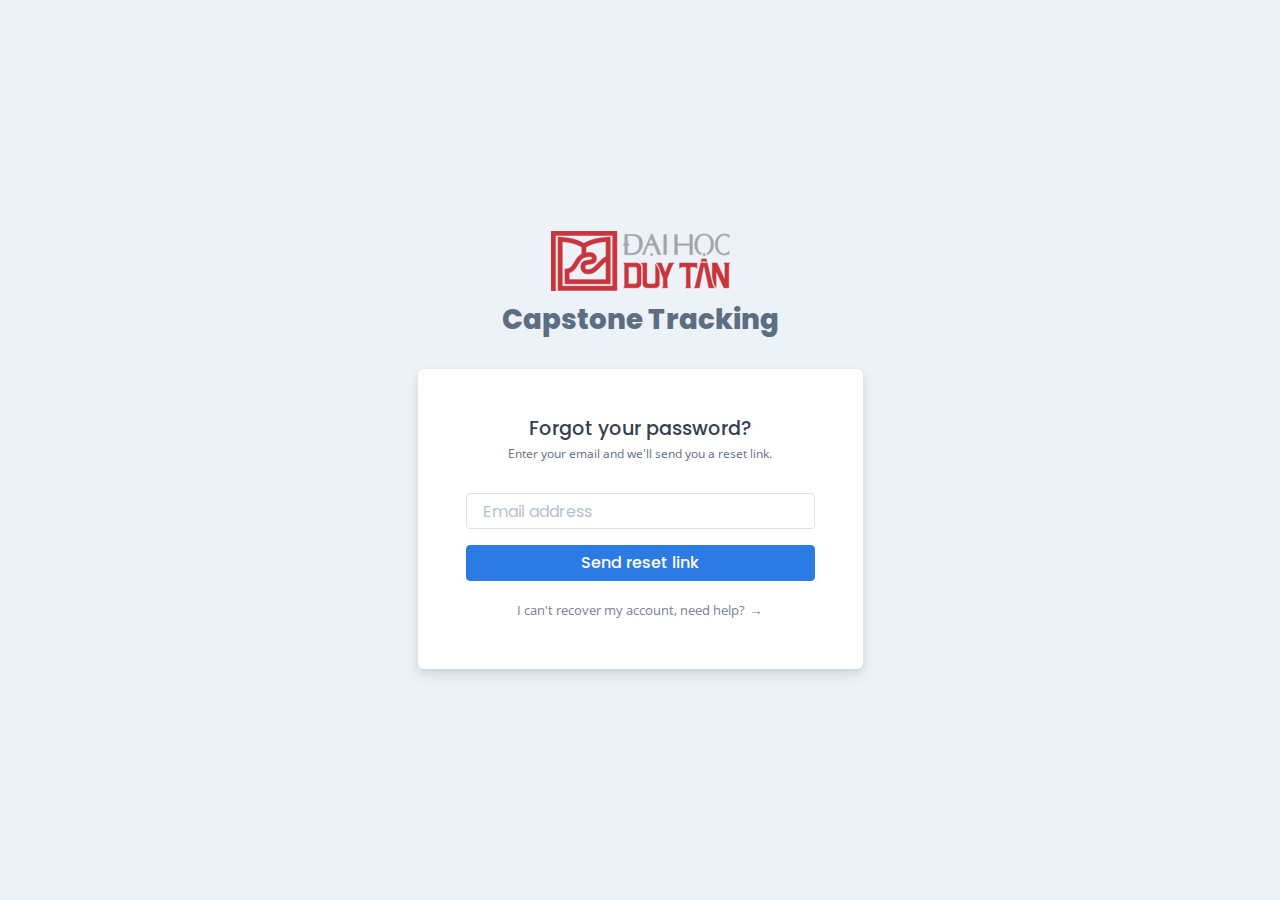
<file: forgot-password.html>
<!DOCTYPE html>
<html lang="en">
<head>
    <meta charset="UTF-8">
    <meta http-equiv="X-UA-Compatible" content="ie=edge">
    <!-- CSRF Token -->
    <meta name="csrf-token" content=" csrf_token() ">

    <title>Title</title>
    <link href="assets/img/DTU.ico" rel="icon" type="image/x-icon">
    <link href="https://fonts.googleapis.com/icon?family=Material+Icons" rel="stylesheet">
    <link href="https://fonts.googleapis.com/css?family=Gothic+A1" rel="stylesheet">
    <link href="https://fonts.googleapis.com/css?family=Open+Sans:300,400,500,600,700%7cPoppins:100,200,300,400,500,600,700,800,900&amp;display=swap" rel="stylesheet">
    <link href="assets/css/styles.css" rel="stylesheet" type="text/css" media="all" />

</head>
<body>

    <div class="main" id="top">
        <div class="container" data-layout="container">
            <div class="row flex-center min-vh-100 py-6 text-center">
              <div class="col-sm-10 col-md-8 col-lg-6 col-xl-5 col-xxl-4">
                <a class="d-flex flex-center mb-2" href="index.html">
                    <img src="assets/img/duytan-university-179x60.svg" alt="logo">
                </a>
                <span class="text-sans-serif font-weight-extra-bold fs-3 d-flex flex-center mb-4">Capstone Tracking</span>
                <div class="card">
                  <div class="card-body p-4 p-sm-5">
                    <h5 class="mb-0">Forgot your password?</h5><small>Enter your email and we'll send you a reset link.</small>
                    <form class="mt-4">
                      <div class="form-group"><input class="form-control" type="email" placeholder="Email address" /></div>
                      <div class="form-group"><button class="btn btn-primary btn-block mt-3" type="submit" name="submit">Send reset link</button></div>
                    </form><a class="fs--1 text-600" href="#!">I can't recover my account, need help?<span class="d-inline-block ml-1">&rarr;</span></a>
                  </div>
                </div>
              </div>
            </div>
        </div>
    </div>

    

    <!-- Required vendor scripts (Do not remove) -->
    <script type="text/javascript" src="assets/js/jquery.min.js"></script>
    <script type="text/javascript" src="assets/js/popper.min.js"></script>
    <script type="text/javascript" src="assets/js/bootstrap.js"></script>

    <!-- Optional Vendor Scripts (Remove the plugin script here and comment initializer script out of index.js if site does not use that feature) -->

    <!-- Autosize - resizes textarea inputs as user types -->
    <script type="text/javascript" src="assets/js/autosize.min.js"></script>
    <!-- Flatpickr (calendar/date/time picker UI) -->
    <script type="text/javascript" src="assets/js/flatpickr.min.js"></script>
    <!-- Prism - displays formatted code boxes -->
    <script type="text/javascript" src="assets/js/prism.js"></script>
    <!-- Shopify Draggable - drag, drop and sort items on page -->
    <script type="text/javascript" src="assets/js/draggable.bundle.legacy.js"></script>
    <script type="text/javascript" src="assets/js/swap-animation.js"></script>
    <!-- Dropzone - drag and drop files onto the page for uploading -->
    <script type="text/javascript" src="assets/js/dropzone.min.js"></script>
    <!-- List.js - filter list elements -->
    <script type="text/javascript" src="assets/js/list.min.js"></script>

    <!-- Required theme scripts (Do not remove) -->
    <script type="text/javascript" src="assets/js/theme.js"></script>

    <!-- This appears in the demo only - demonstrates different layouts -->
    <style type="text/css">
      .layout-switcher{ position: fixed; bottom: 0; left: 50%; transform: translateX(-50%) translateY(73px); color: #fff; transition: all .35s ease; background: #343a40; border-radius: .25rem .25rem 0 0; padding: .75rem; z-index: 999; }
            .layout-switcher:not(:hover){ opacity: .95; }
            .layout-switcher:not(:focus){ cursor: pointer; }
            .layout-switcher-head{ font-size: .75rem; font-weight: 600; text-transform: uppercase; }
            .layout-switcher-head i{ font-size: 1.25rem; transition: all .35s ease; }
            .layout-switcher-body{ transition: all .55s ease; opacity: 0; padding-top: .75rem; transform: translateY(24px); text-align: center; }
            .layout-switcher:focus{ opacity: 1; outline: none; transform: translateX(-50%) translateY(0); }
            .layout-switcher:focus .layout-switcher-head i{ transform: rotateZ(180deg); opacity: 0; }
            .layout-switcher:focus .layout-switcher-body{ opacity: 1; transform: translateY(0); }
            .layout-switcher-option{ width: 72px; padding: .25rem; border: 2px solid rgba(255,255,255,0); display: inline-block; border-radius: 4px; transition: all .35s ease; }
            .layout-switcher-option.active{ border-color: #007bff; }
            .layout-switcher-icon{ width: 100%; border-radius: 4px; }
            .layout-switcher-body:hover .layout-switcher-option:not(:hover){ opacity: .5; transform: scale(0.9); }
            @media all and (max-width: 990px){ .layout-switcher{ min-width: 250px; } }
            @media all and (max-width: 767px){ .layout-switcher{ display: none; } }
    </style>

</body>
</html>
</file>
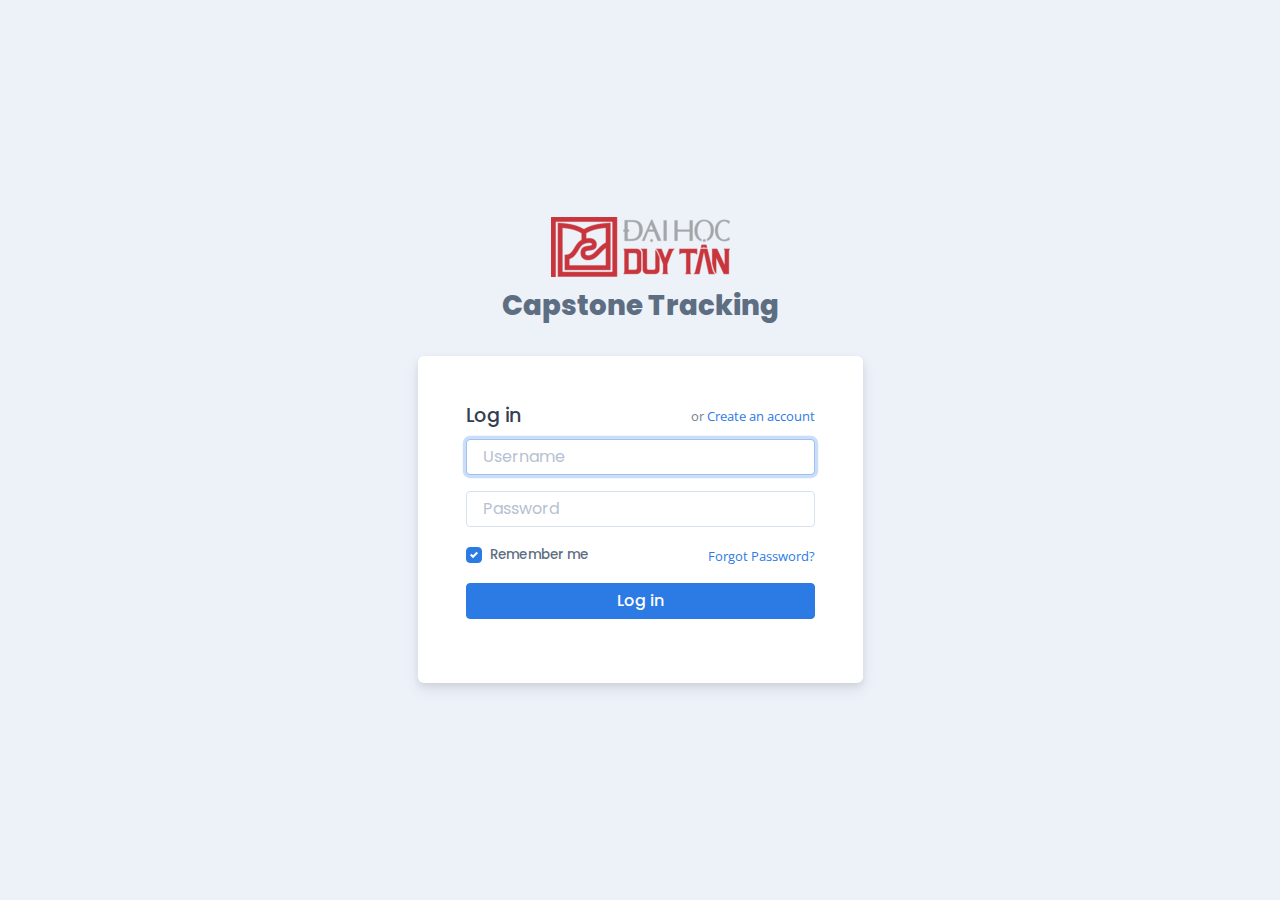
<file: login.html>
<!DOCTYPE html>
<html lang="en">
<head>
    <meta charset="UTF-8">
    <meta http-equiv="X-UA-Compatible" content="ie=edge">
    <!-- CSRF Token -->
    <meta name="csrf-token" content=" csrf_token() ">

    <title>Title</title>
    <link href="assets/img/DTU.ico" rel="icon" type="image/x-icon">
    <link href="https://fonts.googleapis.com/icon?family=Material+Icons" rel="stylesheet">
    <link href="https://fonts.googleapis.com/css?family=Gothic+A1" rel="stylesheet">
    <link href="https://fonts.googleapis.com/css?family=Open+Sans:300,400,500,600,700%7cPoppins:100,200,300,400,500,600,700,800,900&amp;display=swap" rel="stylesheet">
    <link href="assets/css/styles.css" rel="stylesheet" type="text/css" media="all" />

</head>
<body>

    <div class="main" id="top">
        <div class="container" data-layout="container">
            <div class="row flex-center min-vh-100 py-6">
              <div class="col-sm-10 col-md-8 col-lg-6 col-xl-5 col-xxl-4">
                <a class="d-flex flex-center mb-2" href="index.html">
                    <img src="assets/img/duytan-university-179x60.svg" alt="logo">
                </a>
                <span class="text-sans-serif font-weight-extra-bold fs-3 d-flex flex-center mb-4">Capstone Tracking</span>
                <div class="card">
                  <div class="card-body p-4 p-sm-5">
                    <div class="row text-left justify-content-between align-items-center mb-2">
                      <div class="col-auto">
                        <h5>Log in</h5>
                      </div>
                      <div class="col-auto">
                        <p class="fs--1 text-600 mb-0">or <a href="register.html">Create an account</a></p>
                      </div>
                    </div>
                    <form>
                      <div class="form-group"><input class="form-control" type="text" placeholder="Username" autofocus required /></div>
                      <div class="form-group"><input class="form-control" type="password" placeholder="Password" required /></div>
                      <div class="row justify-content-between align-items-center">
                        <div class="col-auto">
                          <div class="custom-control custom-checkbox"><input class="custom-control-input" type="checkbox" id="basic-checkbox" checked="checked" /><label class="custom-control-label" for="basic-checkbox">Remember me</label></div>
                        </div>
                        <div class="col-auto"><a class="fs--1" href="forgot-password.html">Forgot Password?</a></div>
                      </div>
                      <div class="form-group"><button class="btn btn-primary btn-block mt-3" type="submit" name="submit">Log in</button></div>
                    </form>
                    <!-- 
                    <div class="w-100 position-relative mt-4">
                      <hr class="text-300" />
                      <div class="position-absolute absolute-centered t-0 px-3 bg-white text-sans-serif fs--1 text-500 text-nowrap">or log in with</div>
                    </div>

                    <div class="form-group mb-0">
                      <div class="row no-gutters">
                        <div class="col-sm-6 pr-sm-1"><a class="btn btn-outline-google-plus btn-sm btn-block mt-2" href="#"><span class="fa fa-google-plus-g mr-2" data-fa-transform="grow-8"></span> google</a></div>
                        <div class="col-sm-6 pl-sm-1"><a class="btn btn-outline-facebook btn-sm btn-block mt-2" href="#"><span class="fa fa-facebook-square mr-2" data-fa-transform="grow-8"></span> facebook</a></div>
                      </div>
                    </div>
                     -->
                  </div>
                </div>
              </div>
            </div>
          </div>
    </div>

    

    <!-- Required vendor scripts (Do not remove) -->
    <script type="text/javascript" src="assets/js/jquery.min.js"></script>
    <script type="text/javascript" src="assets/js/popper.min.js"></script>
    <script type="text/javascript" src="assets/js/bootstrap.js"></script>

    <!-- Optional Vendor Scripts (Remove the plugin script here and comment initializer script out of index.js if site does not use that feature) -->

    <!-- Autosize - resizes textarea inputs as user types -->
    <script type="text/javascript" src="assets/js/autosize.min.js"></script>
    <!-- Flatpickr (calendar/date/time picker UI) -->
    <script type="text/javascript" src="assets/js/flatpickr.min.js"></script>
    <!-- Prism - displays formatted code boxes -->
    <script type="text/javascript" src="assets/js/prism.js"></script>
    <!-- Shopify Draggable - drag, drop and sort items on page -->
    <script type="text/javascript" src="assets/js/draggable.bundle.legacy.js"></script>
    <script type="text/javascript" src="assets/js/swap-animation.js"></script>
    <!-- Dropzone - drag and drop files onto the page for uploading -->
    <script type="text/javascript" src="assets/js/dropzone.min.js"></script>
    <!-- List.js - filter list elements -->
    <script type="text/javascript" src="assets/js/list.min.js"></script>

    <!-- Required theme scripts (Do not remove) -->
    <script type="text/javascript" src="assets/js/theme.js"></script>

    <!-- This appears in the demo only - demonstrates different layouts -->
    <style type="text/css">
      .layout-switcher{ position: fixed; bottom: 0; left: 50%; transform: translateX(-50%) translateY(73px); color: #fff; transition: all .35s ease; background: #343a40; border-radius: .25rem .25rem 0 0; padding: .75rem; z-index: 999; }
            .layout-switcher:not(:hover){ opacity: .95; }
            .layout-switcher:not(:focus){ cursor: pointer; }
            .layout-switcher-head{ font-size: .75rem; font-weight: 600; text-transform: uppercase; }
            .layout-switcher-head i{ font-size: 1.25rem; transition: all .35s ease; }
            .layout-switcher-body{ transition: all .55s ease; opacity: 0; padding-top: .75rem; transform: translateY(24px); text-align: center; }
            .layout-switcher:focus{ opacity: 1; outline: none; transform: translateX(-50%) translateY(0); }
            .layout-switcher:focus .layout-switcher-head i{ transform: rotateZ(180deg); opacity: 0; }
            .layout-switcher:focus .layout-switcher-body{ opacity: 1; transform: translateY(0); }
            .layout-switcher-option{ width: 72px; padding: .25rem; border: 2px solid rgba(255,255,255,0); display: inline-block; border-radius: 4px; transition: all .35s ease; }
            .layout-switcher-option.active{ border-color: #007bff; }
            .layout-switcher-icon{ width: 100%; border-radius: 4px; }
            .layout-switcher-body:hover .layout-switcher-option:not(:hover){ opacity: .5; transform: scale(0.9); }
            @media all and (max-width: 990px){ .layout-switcher{ min-width: 250px; } }
            @media all and (max-width: 767px){ .layout-switcher{ display: none; } }
    </style>

</body>
</html>
</file>
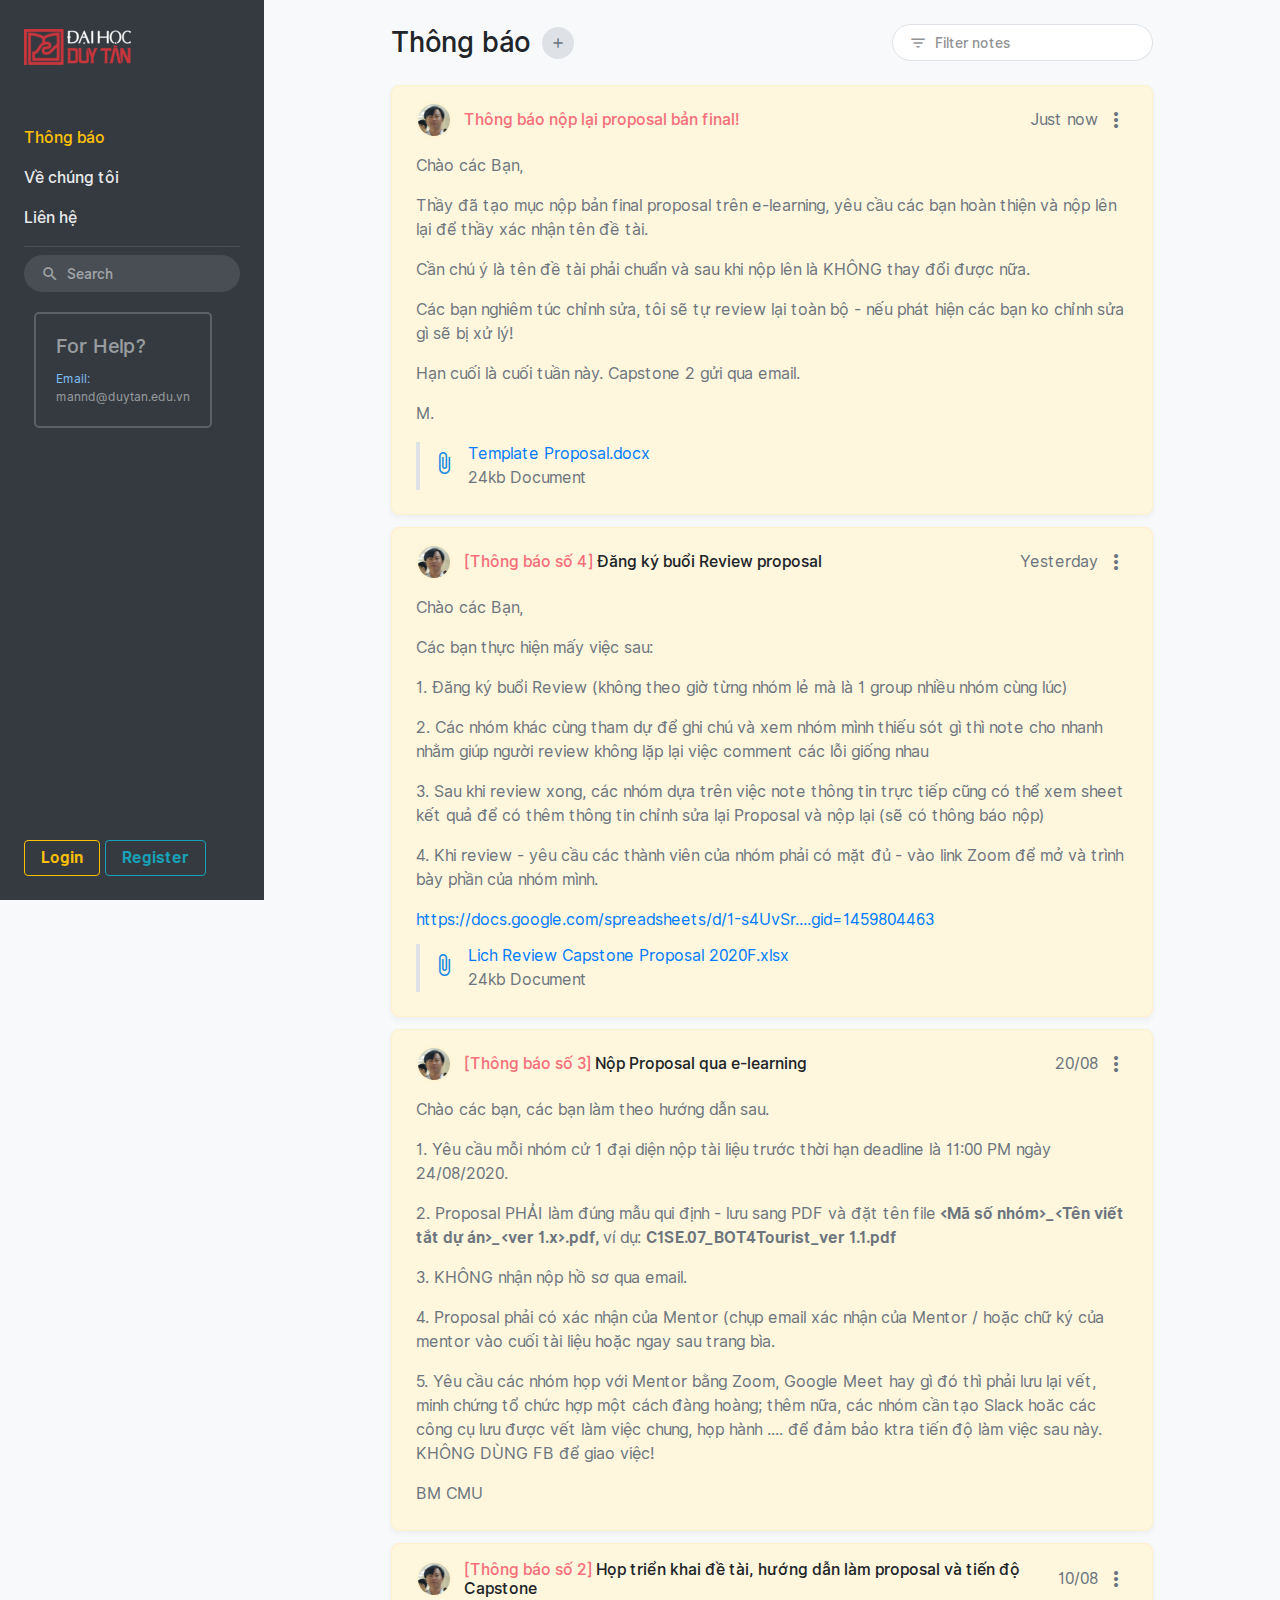
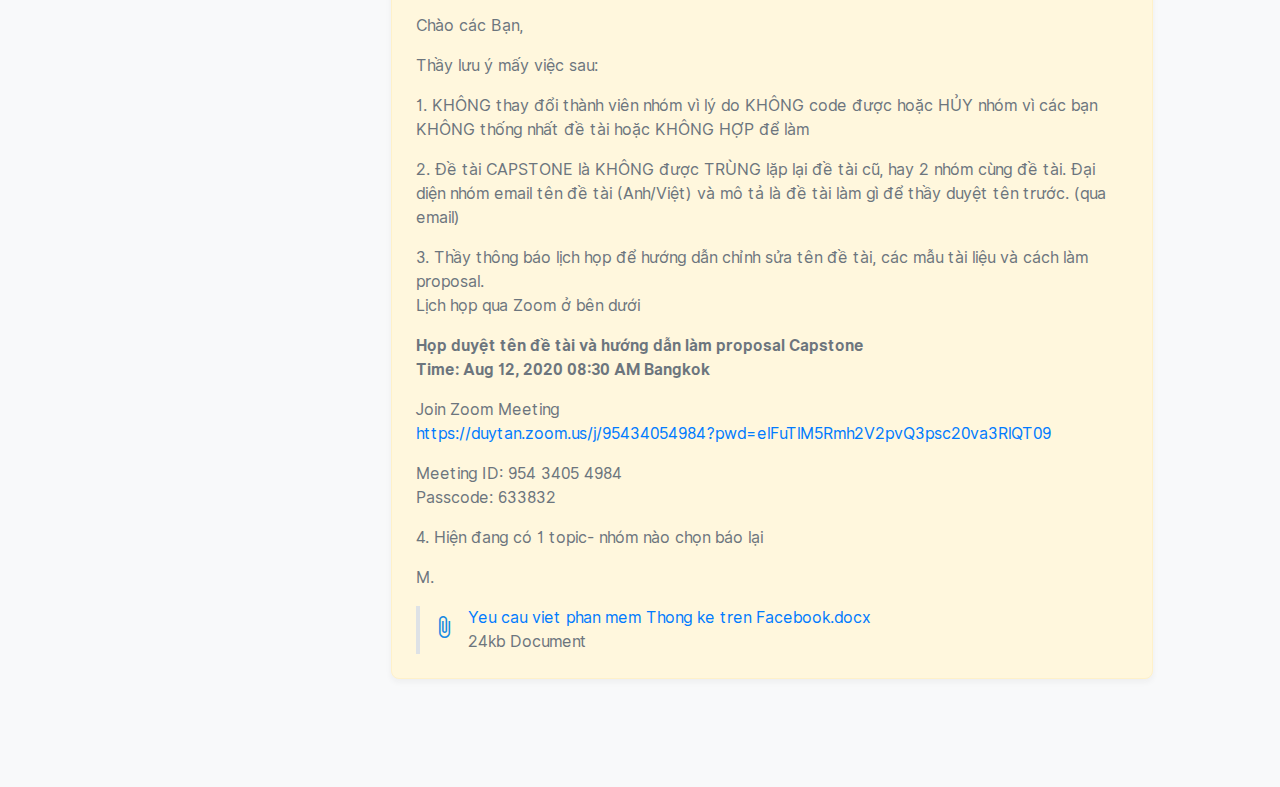
<file: portal.html>
<!DOCTYPE html>
<html lang="en">
<head>
  <meta charset="UTF-8">
  <meta http-equiv="X-UA-Compatible" content="ie=edge">
  <!-- CSRF Token -->
  <meta name="csrf-token" content=" csrf_token() ">

  <title>Title</title>
  <link href="assets/img/DTU.ico" rel="icon" type="image/x-icon">
  <link href="https://fonts.googleapis.com/icon?family=Material+Icons" rel="stylesheet">
  <link href="https://fonts.googleapis.com/css?family=Gothic+A1" rel="stylesheet">
  <link href="assets/css/theme.css" rel="stylesheet" type="text/css" media="all" />
  <link href="assets/css/custom.css" rel="stylesheet" type="text/css" media="all" />

</head>
<body>

  <div class="layout layout-nav-side">
    <div class="navbar navbar-expand-lg bg-dark navbar-dark sticky-top">

      <a class="navbar-brand" href="index.html">
        <img alt="dtu" src="assets/img/duytan-university.svg" />
      </a>
      <div class="d-flex align-items-center">

        <!-- For guest only -->
        <div class="d-block d-lg-none">
          <a href="login.html"><button type="button" class="btn btn-outline-warning">Login</button></a>
        </div>

        <div class="d-block d-lg-none mx-2">
          <a href="register.html"><button type="button" class="btn btn-outline-info">Register</button></a>
        </div>

        <button class="navbar-toggler" type="button" data-toggle="collapse" data-target="#navbar-collapse" aria-controls="navbar-collapse" aria-expanded="false" aria-label="Toggle navigation">
          <span class="navbar-toggler-icon"></span>
        </button>
        
      </div>
      <div class="collapse navbar-collapse flex-column" id="navbar-collapse">
        <ul class="navbar-nav d-lg-block">

          <li class="nav-item">
            
            <a class="nav-link active" href="#">Thông báo</a>

          </li>

          <li class="nav-item">
            
            <a class="nav-link" href="#">Về chúng tôi</a>

          </li>

          <li class="nav-item">
            
            <a class="nav-link" href="#">Liên hệ</a>

          </li>
          

        </ul>
        <hr>
        
        <div>
          <form>
            <div class="input-group input-group-dark input-group-round">
              <div class="input-group-prepend">
                <span class="input-group-text">
                  <i class="material-icons">search</i>
                </span>
              </div>
              <input type="search" class="form-control form-control-dark" placeholder="Search" aria-label="Search app">
            </div>
          </form>
        </div>

        <div class="d-none d-lg-block help-box">
            <h5 class="text-muted m-t-0">For Help?</h5>
            <p class="text-break"><span class="text-custom text-word-break">Email:</span> <br/> mannd@duytan.edu.vn</p>
        </div>
        
      </div>
      <div class="d-none d-lg-block">

        <!-- For guest only -->
        <a href="login.html"><button type="button" class="btn btn-outline-warning">Login</button></a>
        <a href="register.html"><button type="button" class="btn btn-outline-info">Register</button></a>
      </div>

    </div>

    <div class="main-container">

      <!-- <div class="navbar bg-white breadcrumb-bar">
        <nav aria-label="breadcrumb">
          <ol class="breadcrumb">
            <li class="breadcrumb-item"><a href="index-2.html">Overview</a>
            </li>
            <li class="breadcrumb-item"><a href="pages-app.html#">App Pages</a>
            </li>
            <li class="breadcrumb-item active" aria-current="page">Task</li>
          </ol>
        </nav>

        <div class="dropdown">
          <button class="btn btn-round" role="button" data-toggle="dropdown" aria-expanded="false">
            <i class="material-icons">settings</i>
          </button>
          <div class="dropdown-menu dropdown-menu-right">

            <a class="dropdown-item" href="#" data-toggle="modal" data-target="#task-edit-modal">Edit</a>
            <a class="dropdown-item" href="#">Mark as Complete</a>
            <div class="dropdown-divider"></div>
            <a class="dropdown-item text-danger" href="#">Archive</a>

          </div>
        </div>

      </div> -->

      <div class="container">
        <div class="row justify-content-center">
          <div class="col-lg-11 col-xl-10">
  
            <div class="tab-content mt-3">
              <div class="tab-pane fade show active" id="task" role="tabpanel">
                
                <div class="content-list" data-filter-list="content-list-body">
                  <div class="row content-list-head">
                    <div class="col-auto">
                      <h3>Thông báo</h3>
                      <button class="btn btn-round" data-toggle="modal" data-target="#note-add-modal">
                        <i class="material-icons">add</i>
                      </button>
                    </div>
                    <form class="col-md-auto">
                      <div class="input-group input-group-round">
                        <div class="input-group-prepend">
                          <span class="input-group-text">
                            <i class="material-icons">filter_list</i>
                          </span>
                        </div>
                        <input type="search" class="form-control filter-list-input" placeholder="Filter notes" aria-label="Filter notes">
                      </div>
                    </form>
                  </div>
                  <!--end of content list head-->
                  <div class="content-list-body">

                    <div class="card card-note">
                      <div class="card-header">
                        <div class="media align-items-center">
                          <img alt="Peggy Brown" src="assets/img/avatar-man.png" class="avatar" data-toggle="tooltip" data-title="Nguyễn Đức Mận" data-filter-by="alt" />
                          <div class="media-body">
                            <h6 class="mb-0 text-danger" data-filter-by="text">Thông báo nộp lại proposal bản final!</h6>
                          </div>
                        </div>
                        <div class="d-flex align-items-center">
                          <span data-filter-by="text">Just now</span>
                          <div class="ml-1 dropdown card-options">
                            <button class="btn-options" type="button" id="note-dropdown-button-1" data-toggle="dropdown" aria-haspopup="true" aria-expanded="false">
                              <i class="material-icons">more_vert</i>
                            </button>
                            <div class="dropdown-menu dropdown-menu-right">
                              <a class="dropdown-item" href="#" data-toggle="modal" data-target="#note-edit-modal">Edit</a>
                              <a class="dropdown-item text-danger" href="#">Delete</a>
                            </div>
                          </div>
                        </div>
                      </div>
                      <div class="card-body" data-filter-by="text">
                        <p>Chào các Bạn,</p>
                        <p>Thầy đã tạo mục nộp bản final proposal trên e-learning, yêu cầu các bạn hoàn thiện và nộp lên lại để thầy xác nhận tên đề tài.</p>
                        <p>Cần chú ý là tên đề tài phải chuẩn và sau khi nộp lên là KHÔNG thay đổi được nữa.</p>
                        <p>Các bạn nghiêm túc chỉnh sửa, tôi sẽ tự review lại toàn bộ - nếu phát hiện các bạn ko chỉnh sửa gì sẽ bị xử lý!</p>
                        <p>Hạn cuối là cuối tuần này. Capstone 2 gửi qua email.</p>
                        <p>M.</p>
                        <div class="media media-attachment">
                          <div class="text-primary">
                            <i class="material-icons">attach_file</i>
                          </div>
                          <div class="media-body">
                            <a href="#" data-filter-by="text">Template Proposal.docx</a>
                            <span data-filter-by="text">24kb Document</span>
                          </div>
                        </div>
                      </div>
                    </div>

                    <div class="card card-note">
                      <div class="card-header">
                        <div class="media align-items-center">
                          <img alt="Peggy Brown" src="assets/img/avatar-man.png" class="avatar" data-toggle="tooltip" data-title="Nguyễn Đức Mận" data-filter-by="alt" />
                          <div class="media-body">
                            <h6 class="mb-0" data-filter-by="text"><p class="text-danger d-inline-block">[Thông báo số 4]</p> Đăng ký buổi Review proposal</h6>
                          </div>
                        </div>
                        <div class="d-flex align-items-center">
                          <span data-filter-by="text">Yesterday</span>
                          <div class="ml-1 dropdown card-options">
                            <button class="btn-options" type="button" id="note-dropdown-button-1" data-toggle="dropdown" aria-haspopup="true" aria-expanded="false">
                              <i class="material-icons">more_vert</i>
                            </button>
                            <div class="dropdown-menu dropdown-menu-right">
                              <a class="dropdown-item" href="#" data-toggle="modal" data-target="#note-edit-modal">Edit</a>
                              <a class="dropdown-item text-danger" href="#">Delete</a>
                            </div>
                          </div>
                        </div>
                      </div>
                      <div class="card-body" data-filter-by="text">
                        <p>Chào các Bạn,</p>
                        <p>Các bạn thực hiện mấy việc sau:</p>
                        <p>1. Đăng ký buổi Review (không theo giờ từng nhóm lẻ mà là 1 group nhiều nhóm cùng lúc)</p>
                        <p>2. Các nhóm khác cùng tham dự để ghi chú và xem nhóm mình thiếu sót gì thì note cho nhanh nhằm giúp người review không lặp lại việc comment các lỗi giống nhau</p>
                        <p>3. Sau khi review xong, các nhóm dựa trên việc note thông tin trực tiếp cũng có thể xem sheet kết quả để có thêm thông tin chỉnh sửa lại Proposal và nộp lại (sẽ có thông báo nộp)</p>
                        <p>4. Khi review - yêu cầu các thành viên của nhóm phải có mặt đủ - vào link Zoom để mở và trình bày phần của nhóm mình.</p>
                        <a href="https://docs.google.com/spreadsheets/d/1-s4UvSriHgTRLMoT2U4nz64ISE252oZm/edit#gid=1459804463" target="_blank">https://docs.google.com/spreadsheets/d/1-s4UvSr....gid=1459804463 </a>
                        <div class="media media-attachment">
                          <div class="text-primary">
                            <i class="material-icons">attach_file</i>
                          </div>
                          <div class="media-body">
                            <a href="#" data-filter-by="text">Lich Review Capstone Proposal 2020F.xlsx</a>
                            <span data-filter-by="text">24kb Document</span>
                          </div>
                        </div>
                      </div>
                    </div>

                    <div class="card card-note">
                      <div class="card-header">
                        <div class="media align-items-center">
                          <img alt="Peggy Brown" src="assets/img/avatar-man.png" class="avatar" data-toggle="tooltip" data-title="Nguyễn Đức Mận" data-filter-by="alt" />
                          <div class="media-body">
                            <h6 class="mb-0" data-filter-by="text"><p class="text-danger d-inline-block">[Thông báo số 3]</p> Nộp Proposal qua e-learning</h6>
                          </div>
                        </div>
                        <div class="d-flex align-items-center">
                          <span data-filter-by="text" data-toggle="tooltip" data-title="14:31, 20 thg 8, 2020">20/08</span>
                          <div class="ml-1 dropdown card-options">
                            <button class="btn-options" type="button" id="note-dropdown-button-1" data-toggle="dropdown" aria-haspopup="true" aria-expanded="false">
                              <i class="material-icons">more_vert</i>
                            </button>
                            <div class="dropdown-menu dropdown-menu-right">
                              <a class="dropdown-item" href="#" data-toggle="modal" data-target="#note-edit-modal">Edit</a>
                              <a class="dropdown-item text-danger" href="#">Delete</a>
                            </div>
                          </div>
                        </div>
                      </div>
                      <div class="card-body" data-filter-by="text">
                        <p>Chào các bạn, các bạn làm theo hướng dẫn sau.</p>
                        <p>1. Yêu cầu mỗi nhóm cử 1 đại diện nộp tài liệu trước thời hạn deadline là 11:00 PM ngày 24/08/2020.</p>
                        <p>2. Proposal PHẢI l&agrave;m đ&uacute;ng mẫu qui định - lưu sang PDF v&agrave; đặt t&ecirc;n file<strong>&nbsp;&lt;Mã số nhóm&gt;_&lt;Tên viết tắt dự án&gt;_&lt;ver 1.x&gt;.pdf,&nbsp;</strong>ví dụ:&nbsp;<strong>C1SE.07_BOT4Tourist_ver 1.1.pdf</strong></p>
                        <p>3. KHÔNG nhận nộp hồ sơ qua email.</p>
                        <p>4. Proposal phải có xác nhận của Mentor (chụp email xác nhận của Mentor / hoặc chữ ký của mentor vào cuối tài liệu hoặc ngay sau trang bìa.</p>
                        <p>5. Yêu cầu các nhóm họp với Mentor bằng Zoom, Google Meet hay gì đó thì phải lưu lại vết, minh chứng tổ chức hợp một cách đàng hoàng; thêm nữa, các nhóm cần tạo Slack hoăc các công cụ lưu được vết làm việc chung, họp hành .... để đảm bảo ktra tiến độ làm việc sau này. KHÔNG DÙNG FB để giao việc!</p>
                        <p>BM CMU</p>
                      </div>
                    </div>

                    <div class="card card-note">
                      <div class="card-header">
                        <div class="media align-items-center">
                          <img alt="Peggy Brown" src="assets/img/avatar-man.png" class="avatar" data-toggle="tooltip" data-title="Nguyễn Đức Mận" data-filter-by="alt" />
                          <div class="media-body">
                            <h6 class="mb-0" data-filter-by="text"><p class="text-danger d-inline-block">[Thông báo số 2]</p> Họp triển khai đề tài, hướng dẫn làm proposal và tiến độ Capstone</h6>
                          </div>
                        </div>
                        <div class="d-flex align-items-center">
                          <span data-filter-by="text" data-toggle="tooltip" data-title="22:58, 10 thg 8, 2020">10/08</span>
                          <div class="ml-1 dropdown card-options">
                            <button class="btn-options" type="button" id="note-dropdown-button-1" data-toggle="dropdown" aria-haspopup="true" aria-expanded="false">
                              <i class="material-icons">more_vert</i>
                            </button>
                            <div class="dropdown-menu dropdown-menu-right">
                              <a class="dropdown-item" href="#" data-toggle="modal" data-target="#note-edit-modal">Edit</a>
                              <a class="dropdown-item text-danger" href="#">Delete</a>
                            </div>
                          </div>
                        </div>
                      </div>
                      <div class="card-body" data-filter-by="text">
                        <p>Chào các Bạn,</p>
                        <p>Thầy lưu ý mấy việc sau:</p>
                        <p>1. KHÔNG thay đổi thành viên nhóm vì lý do KHÔNG code được hoặc HỦY nhóm vì các bạn KHÔNG thống nhất đề tài hoặc KHÔNG HỢP để làm</p>
                        <p>2. Đề tài CAPSTONE là KHÔNG được TRÙNG lặp lại đề tài cũ, hay 2 nhóm cùng đề tài. Đại diện nhóm email tên đề tài (Anh/Việt) và mô tả là đề tài làm gì để thầy duyệt tên trước. (qua email)</p>
                        <p>3. Thầy thông báo lịch họp để hướng dẫn chỉnh sửa tên đề tài, các mẫu tài liệu và cách làm proposal.<br>
                          Lịch họp qua Zoom ở bên dưới</p>
                        <p><strong>Họp duyệt tên đề tài và hướng dẫn làm proposal Capstone<br>
                          Time: Aug 12, 2020 08:30 AM Bangkok</strong></p>
                        <p>Join Zoom Meeting<br>
                        <a href="https://duytan.zoom.us/j/95434054984?pwd=elFuTlM5Rmh2V2pvQ3psc20va3RlQT09">https://duytan.zoom.us/j/95434054984?pwd=elFuTlM5Rmh2V2pvQ3psc20va3RlQT09</a></p>
                        <p>Meeting ID: 954 3405 4984<br>
                          Passcode: 633832</p>
                        <p>4. Hiện đang có 1 topic- nhóm nào chọn báo lại</p>
                        <p>M.</p>
                        <div class="media media-attachment">
                          <div class="text-primary">
                            <i class="material-icons">attach_file</i>
                          </div>
                          <div class="media-body">
                            <a href="#" data-filter-by="text">Yeu cau viet phan mem Thong ke tren Facebook.docx</a>
                            <span data-filter-by="text">24kb Document</span>
                          </div>
                        </div>
                      </div>
                    </div>

                    

                    
                    

                    

                    

                  </div>
                </div>
              </div>
              <!--end of tab-->
            </div>
            
            <!-- Tạo Thông báo -->
            <form class="modal fade" id="note-add-modal" tabindex="-1" aria-hidden="true">
              <div class="modal-dialog" role="document">
                <div class="modal-content">
                  <div class="modal-header">
                    <h5 class="modal-title">Tạo Thông báo</h5>
                    <button type="button" class="close btn btn-round" data-dismiss="modal" aria-label="Close">
                      <i class="material-icons">close</i>
                    </button>
                  </div>
                  <!--end of modal head-->
                  <div class="modal-body">
                    <div class="form-group row align-items-center">
                      <label class="col-3">Tiêu đề</label>
                      <input class="form-control col" type="text" placeholder="Note title" name="note-name" />
                    </div>
                    <div class="form-group row">
                      <label class="col-3">Nội dung</label>
                      <textarea class="form-control col" rows="6" placeholder="Body text for note" name="note-description"></textarea>
                    </div>
                  </div>
                  <!--end of modal body-->
                  <div class="modal-footer">
                    <button role="button" class="btn btn-primary" type="submit">
                      Post
                    </button>
                  </div>
                </div>
              </div>
            </form>
            <!-- End Tạo Thông báo -->

            <!-- Chỉnh sửa Thông báo -->
            <form class="modal fade" id="note-edit-modal" tabindex="-1" aria-hidden="true">
              <div class="modal-dialog" role="document">
                <div class="modal-content">
                  <div class="modal-header">
                    <h5 class="modal-title">Chỉnh sửa Thông báo</h5>
                    <button type="button" class="close btn btn-round" data-dismiss="modal" aria-label="Close">
                      <i class="material-icons">close</i>
                    </button>
                  </div>
                  <!--end of modal head-->
                  <div class="modal-body">
                    <div class="form-group row align-items-center">
                      <label class="col-3">Tiêu đề</label>
                      <input class="form-control col" type="text" placeholder="Note title" name="note-name" />
                    </div>
                    <div class="form-group row">
                      <label class="col-3">Nội dung</label>
                      <textarea class="form-control col" rows="6" placeholder="Body text for note" name="note-description"></textarea>
                    </div>
                  </div>
                  <!--end of modal body-->
                  <div class="modal-footer">
                    <button role="button" class="btn btn-primary" type="submit">
                      Update
                    </button>
                  </div>
                </div>
              </div>
            </form>
            <!-- End Chỉnh sửa Thông báo -->
          </div>
        </div>
      </div>

    </div>
    
  </div>
  

  <!-- Required vendor scripts (Do not remove) -->
  <script type="text/javascript" src="assets/js/jquery.min.js"></script>
  <script type="text/javascript" src="assets/js/popper.min.js"></script>
  <script type="text/javascript" src="assets/js/bootstrap.js"></script>

  <!-- Optional Vendor Scripts (Remove the plugin script here and comment initializer script out of index.js if site does not use that feature) -->

  <!-- Autosize - resizes textarea inputs as user types -->
  <script type="text/javascript" src="assets/js/autosize.min.js"></script>
  <!-- Flatpickr (calendar/date/time picker UI) -->
  <script type="text/javascript" src="assets/js/flatpickr.min.js"></script>
  <!-- Prism - displays formatted code boxes -->
  <script type="text/javascript" src="assets/js/prism.js"></script>
  <!-- Shopify Draggable - drag, drop and sort items on page -->
  <script type="text/javascript" src="assets/js/draggable.bundle.legacy.js"></script>
  <script type="text/javascript" src="assets/js/swap-animation.js"></script>
  <!-- Dropzone - drag and drop files onto the page for uploading -->
  <script type="text/javascript" src="assets/js/dropzone.min.js"></script>
  <!-- List.js - filter list elements -->
  <script type="text/javascript" src="assets/js/list.min.js"></script>

  <!-- Required theme scripts (Do not remove) -->
  <script type="text/javascript" src="assets/js/theme.js"></script>

  <!-- This appears in the demo only - demonstrates different layouts -->
  <style type="text/css">
    .layout-switcher{ position: fixed; bottom: 0; left: 50%; transform: translateX(-50%) translateY(73px); color: #fff; transition: all .35s ease; background: #343a40; border-radius: .25rem .25rem 0 0; padding: .75rem; z-index: 999; }
          .layout-switcher:not(:hover){ opacity: .95; }
          .layout-switcher:not(:focus){ cursor: pointer; }
          .layout-switcher-head{ font-size: .75rem; font-weight: 600; text-transform: uppercase; }
          .layout-switcher-head i{ font-size: 1.25rem; transition: all .35s ease; }
          .layout-switcher-body{ transition: all .55s ease; opacity: 0; padding-top: .75rem; transform: translateY(24px); text-align: center; }
          .layout-switcher:focus{ opacity: 1; outline: none; transform: translateX(-50%) translateY(0); }
          .layout-switcher:focus .layout-switcher-head i{ transform: rotateZ(180deg); opacity: 0; }
          .layout-switcher:focus .layout-switcher-body{ opacity: 1; transform: translateY(0); }
          .layout-switcher-option{ width: 72px; padding: .25rem; border: 2px solid rgba(255,255,255,0); display: inline-block; border-radius: 4px; transition: all .35s ease; }
          .layout-switcher-option.active{ border-color: #007bff; }
          .layout-switcher-icon{ width: 100%; border-radius: 4px; }
          .layout-switcher-body:hover .layout-switcher-option:not(:hover){ opacity: .5; transform: scale(0.9); }
          @media all and (max-width: 990px){ .layout-switcher{ min-width: 250px; } }
          @media all and (max-width: 767px){ .layout-switcher{ display: none; } }
  </style>

</body>
</html>
</file>
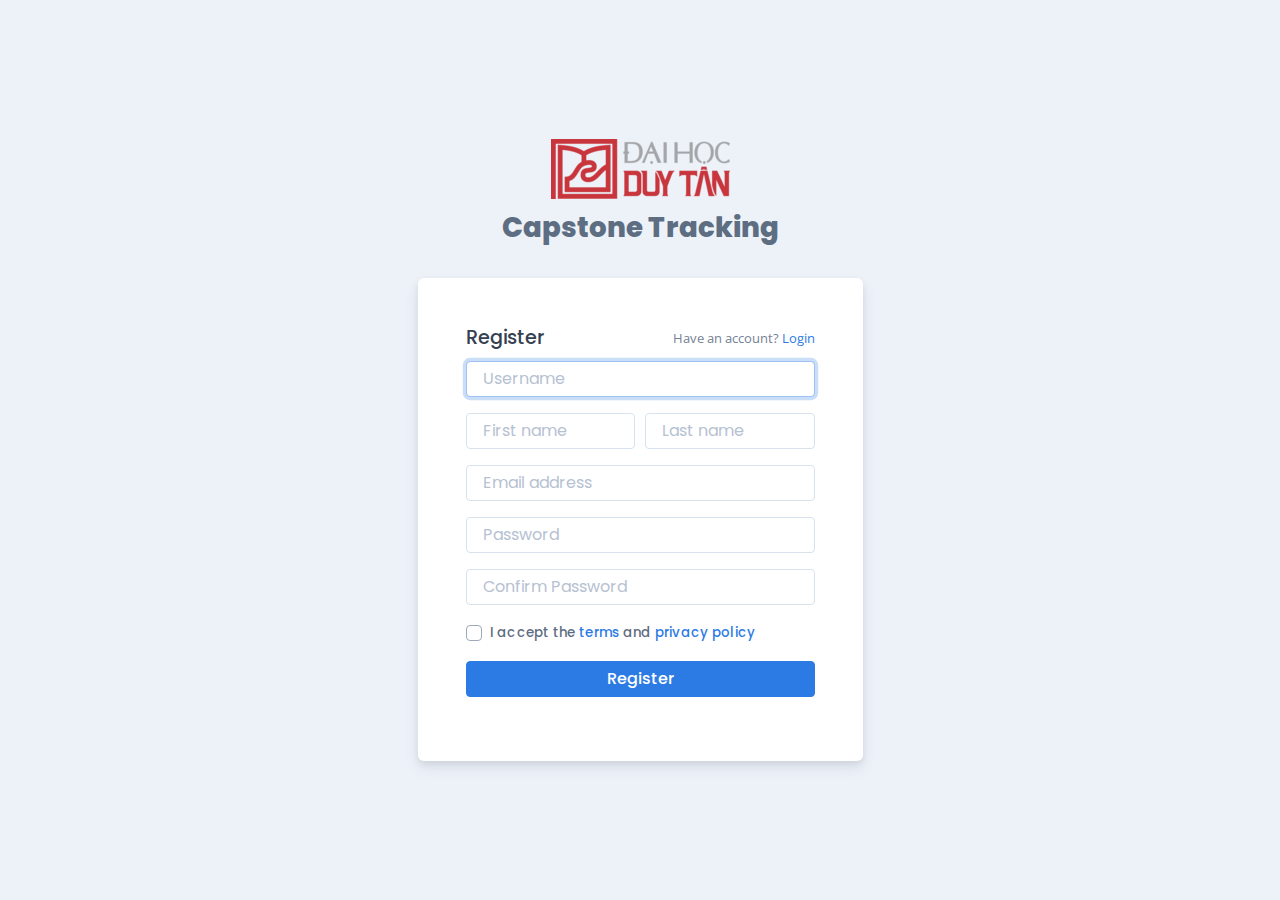
<file: register.html>
<!DOCTYPE html>
<html lang="en">
<head>
    <meta charset="UTF-8">
    <meta http-equiv="X-UA-Compatible" content="ie=edge">
    <!-- CSRF Token -->
    <meta name="csrf-token" content=" csrf_token() ">

    <title>Title</title>
    <link href="assets/img/DTU.ico" rel="icon" type="image/x-icon">
    <link href="https://fonts.googleapis.com/icon?family=Material+Icons" rel="stylesheet">
    <link href="https://fonts.googleapis.com/css?family=Gothic+A1" rel="stylesheet">
    <link href="https://fonts.googleapis.com/css?family=Open+Sans:300,400,500,600,700%7cPoppins:100,200,300,400,500,600,700,800,900&amp;display=swap" rel="stylesheet">
    <link href="assets/css/styles.css" rel="stylesheet" type="text/css" media="all" />

</head>
<body>

    <div class="main" id="top">
        <div class="container" data-layout="container">
            <div class="row flex-center min-vh-100 py-6">
              <div class="col-sm-10 col-md-8 col-lg-6 col-xl-5 col-xxl-4">
                <a class="d-flex flex-center mb-2" href="index.html">
                    <img src="assets/img/duytan-university-179x60.svg" alt="logo">
                </a>
                <span class="text-sans-serif font-weight-extra-bold fs-3 d-flex flex-center mb-4">Capstone Tracking</span>
                <div class="card">
                  <div class="card-body p-4 p-sm-5">
                    <div class="row text-left justify-content-between align-items-center mb-2">
                      <div class="col-auto">
                        <h5>Register</h5>
                      </div>
                      <div class="col-auto">
                        <p class="fs--1 text-600 mb-0">Have an account? <a href="login.html">Login</a></p>
                      </div>
                    </div>
                    <form>
                        <div class="form-group"><input class="form-control" type="text" placeholder="Username" autofocus required /></div>
                        <div class="form-row">
                            <div class="form-group col-6"><input class="form-control" type="text" placeholder="First name" required /></div>
                            <div class="form-group col-6"><input class="form-control" type="text" placeholder="Last name" required /></div>
                          </div>
                        <div class="form-group"><input class="form-control" type="email" placeholder="Email address" required /></div>
                        <div class="form-group"><input class="form-control" type="password" placeholder="Password" required /></div>
                          <div class="form-group"><input class="form-control" type="password" placeholder="Confirm Password" required /></div>
                        <div class="custom-control custom-checkbox"><input class="custom-control-input" type="checkbox" id="basic-register-checkbox" required /><label class="custom-control-label" for="basic-register-checkbox">I accept the <a href="#!">terms </a>and <a href="#!">privacy policy</a></label></div>
                        <div class="form-group"><button class="btn btn-primary btn-block mt-3" type="submit" name="submit">Register</button></div>
                    </form>
                    <!-- 
                    <div class="w-100 position-relative mt-4">
                      <hr class="text-300" />
                      <div class="position-absolute absolute-centered t-0 px-3 bg-white text-sans-serif fs--1 text-500 text-nowrap">or log in with</div>
                    </div>

                    <div class="form-group mb-0">
                      <div class="row no-gutters">
                        <div class="col-sm-6 pr-sm-1"><a class="btn btn-outline-google-plus btn-sm btn-block mt-2" href="#"><span class="fa fa-google-plus-g mr-2" data-fa-transform="grow-8"></span> google</a></div>
                        <div class="col-sm-6 pl-sm-1"><a class="btn btn-outline-facebook btn-sm btn-block mt-2" href="#"><span class="fa fa-facebook-square mr-2" data-fa-transform="grow-8"></span> facebook</a></div>
                      </div>
                    </div>
                     -->
                  </div>
                </div>
              </div>
            </div>
          </div>
    </div>

    

    <!-- Required vendor scripts (Do not remove) -->
    <script type="text/javascript" src="assets/js/jquery.min.js"></script>
    <script type="text/javascript" src="assets/js/popper.min.js"></script>
    <script type="text/javascript" src="assets/js/bootstrap.js"></script>

    <!-- Optional Vendor Scripts (Remove the plugin script here and comment initializer script out of index.js if site does not use that feature) -->

    <!-- Autosize - resizes textarea inputs as user types -->
    <script type="text/javascript" src="assets/js/autosize.min.js"></script>
    <!-- Flatpickr (calendar/date/time picker UI) -->
    <script type="text/javascript" src="assets/js/flatpickr.min.js"></script>
    <!-- Prism - displays formatted code boxes -->
    <script type="text/javascript" src="assets/js/prism.js"></script>
    <!-- Shopify Draggable - drag, drop and sort items on page -->
    <script type="text/javascript" src="assets/js/draggable.bundle.legacy.js"></script>
    <script type="text/javascript" src="assets/js/swap-animation.js"></script>
    <!-- Dropzone - drag and drop files onto the page for uploading -->
    <script type="text/javascript" src="assets/js/dropzone.min.js"></script>
    <!-- List.js - filter list elements -->
    <script type="text/javascript" src="assets/js/list.min.js"></script>

    <!-- Required theme scripts (Do not remove) -->
    <script type="text/javascript" src="assets/js/theme.js"></script>

    <!-- This appears in the demo only - demonstrates different layouts -->
    <style type="text/css">
      .layout-switcher{ position: fixed; bottom: 0; left: 50%; transform: translateX(-50%) translateY(73px); color: #fff; transition: all .35s ease; background: #343a40; border-radius: .25rem .25rem 0 0; padding: .75rem; z-index: 999; }
            .layout-switcher:not(:hover){ opacity: .95; }
            .layout-switcher:not(:focus){ cursor: pointer; }
            .layout-switcher-head{ font-size: .75rem; font-weight: 600; text-transform: uppercase; }
            .layout-switcher-head i{ font-size: 1.25rem; transition: all .35s ease; }
            .layout-switcher-body{ transition: all .55s ease; opacity: 0; padding-top: .75rem; transform: translateY(24px); text-align: center; }
            .layout-switcher:focus{ opacity: 1; outline: none; transform: translateX(-50%) translateY(0); }
            .layout-switcher:focus .layout-switcher-head i{ transform: rotateZ(180deg); opacity: 0; }
            .layout-switcher:focus .layout-switcher-body{ opacity: 1; transform: translateY(0); }
            .layout-switcher-option{ width: 72px; padding: .25rem; border: 2px solid rgba(255,255,255,0); display: inline-block; border-radius: 4px; transition: all .35s ease; }
            .layout-switcher-option.active{ border-color: #007bff; }
            .layout-switcher-icon{ width: 100%; border-radius: 4px; }
            .layout-switcher-body:hover .layout-switcher-option:not(:hover){ opacity: .5; transform: scale(0.9); }
            @media all and (max-width: 990px){ .layout-switcher{ min-width: 250px; } }
            @media all and (max-width: 767px){ .layout-switcher{ display: none; } }
    </style>

</body>
</html>
</file>
<file: assets/css/custom.css>
.breadcrumb-bar.navbar.bg-white {
        border-bottom: 0px solid #dee2e6;
        border-radius: 0.375rem; }

.navbar.bg-white {
    border-bottom: 0px;
    margin-bottom: 5px;}

/** Card List **/
.card-list {
    margin-bottom: 0.75rem;
    border-radius: 0.5rem;
    padding: 1rem;
    background: #e9ecef; }
    .card-list .card {
      border: none; }
    .card-list .card-list-head {
      display: flex;
      justify-content: space-between; }
    .card-list .card:last-child {
      margin-bottom: 0; }

/** Button  **/

.btn-chartjs { background-color: #f27173; border-color: #f27173; }
.btn-chartjs:hover { background-color: #e25f5f; border-color: #f27173;}
.btn-docs:hover { background-color: #2793db; }
.btn-docs { background-color: #36A2EB; }
.btn-docs:hover { background-color: #2793db; }
.btn-gh { background-color: #444; }
.btn-gh:hover { background-color: #333; }

.btn-on {
    border-style: inset; }

/* Button setting */
.btn-round-white {
    background-color: #fff; }
.btn-round-white:hover {
    background-color: #fff; }
.ic-inline {
    vertical-align: text-bottom;
}

/* Sửa padding các thẻ <li> header */
/*
@media (max-width: 991.98px) {
    .navbar-expand-lg > .container,
    .navbar-expand-lg > .container-fluid {
      padding-right: 0;
      padding-left: 0; } }

@media (min-width: 992px) {
.navbar-expand-lg {
    flex-flow: row nowrap;
    justify-content: flex-start; }
    .navbar-expand-lg .navbar-nav {
    flex-direction: row; }
    .navbar-expand-lg .navbar-nav .dropdown-menu {
        position: absolute; }
    .navbar-expand-lg .navbar-nav .nav-link {
        padding-right: 1.5rem;
        padding-left: 1.5rem; }
    .navbar-expand-lg > .container,
    .navbar-expand-lg > .container-fluid {
    flex-wrap: nowrap; }
    .navbar-expand-lg .navbar-collapse {
    display: flex !important;
    flex-basis: auto; }
    .navbar-expand-lg .navbar-toggler {
    display: none; } }
*/

.navbar-dark .navbar-nav > .nav-item > .nav-link, .navbar-dark .navbar-nav > .nav-item > .dropdown > .nav-link {
    color: rgba(255, 255, 255, 0.9);
}
.navbar-dark .navbar-nav > .nav-item > .nav-link:hover, .navbar-dark .navbar-nav > .nav-item > .dropdown > .nav-link:hover {
    color: #fff;
}
.navbar-dark .navbar-nav > .nav-item > .nav-link.active, .navbar-dark .navbar-nav > .nav-item > .dropdown > .nav-link.active{
    color: #ffc107;
}

/* Sửa padding top header trên repons */
@media (min-width: 992px) {
    .page-header {
        padding-top: 1rem; }
        .page-header .avatars .avatar {
        width: 2.625rem;
        height: 2.625rem; } }

.page-header {
    padding-top: 1rem;
    margin-bottom: 1.5rem;
    }
    .page-header .progress {
        margin-top: 1.5rem;
        margin-bottom: 0.75rem; }
    .page-header .avatars {
        display: inline-block; }
        .page-header .avatars + .btn-round {
        margin-left: 0.375rem; }
        

hr {
    margin-top: 0.5rem;
    margin-bottom: 0.5rem;
}

/* Help Box */
.help-box {
    color: rgba(255, 255, 255, 0.5);
    padding: 20px;
    margin: 20px 10px;
    border: 2px solid rgba(255, 255, 255, 0.2);
    border-radius: 5px;
    font-size: 12px;
}

/* Text colors */
.text-custom {
    color: #7fc1fc !important;
  }
  .text-white {
    color: #ffffff !important;
  }
  .text-danger {
    color: #f5707a !important;
  }
  .text-muted {
    color: #98a6ad !important;
  }
  .text-primary {
    color: #188ae2 !important;
  }
  .text-warning {
    color: #f9c851 !important;
  }
  .text-success {
    color: #4bd396 !important;
  }
  .text-info {
    color: #3ac9d6 !important;
  }
  .text-inverse {
    color: #3b3e47 !important;
  }
  .text-pink {
    color: #f06292 !important;
  }
  .text-purple {
    color: #6b5fb5 !important;
  }
  .text-orange {
    color: #ff9800 !important;
  }
  .text-brown {
    color: #8d6e63 !important;
  }
  .text-teal {
    color: #26a69a !important;
  }
  .text-dark {
    color: #313a46 !important;
  }
</file>
